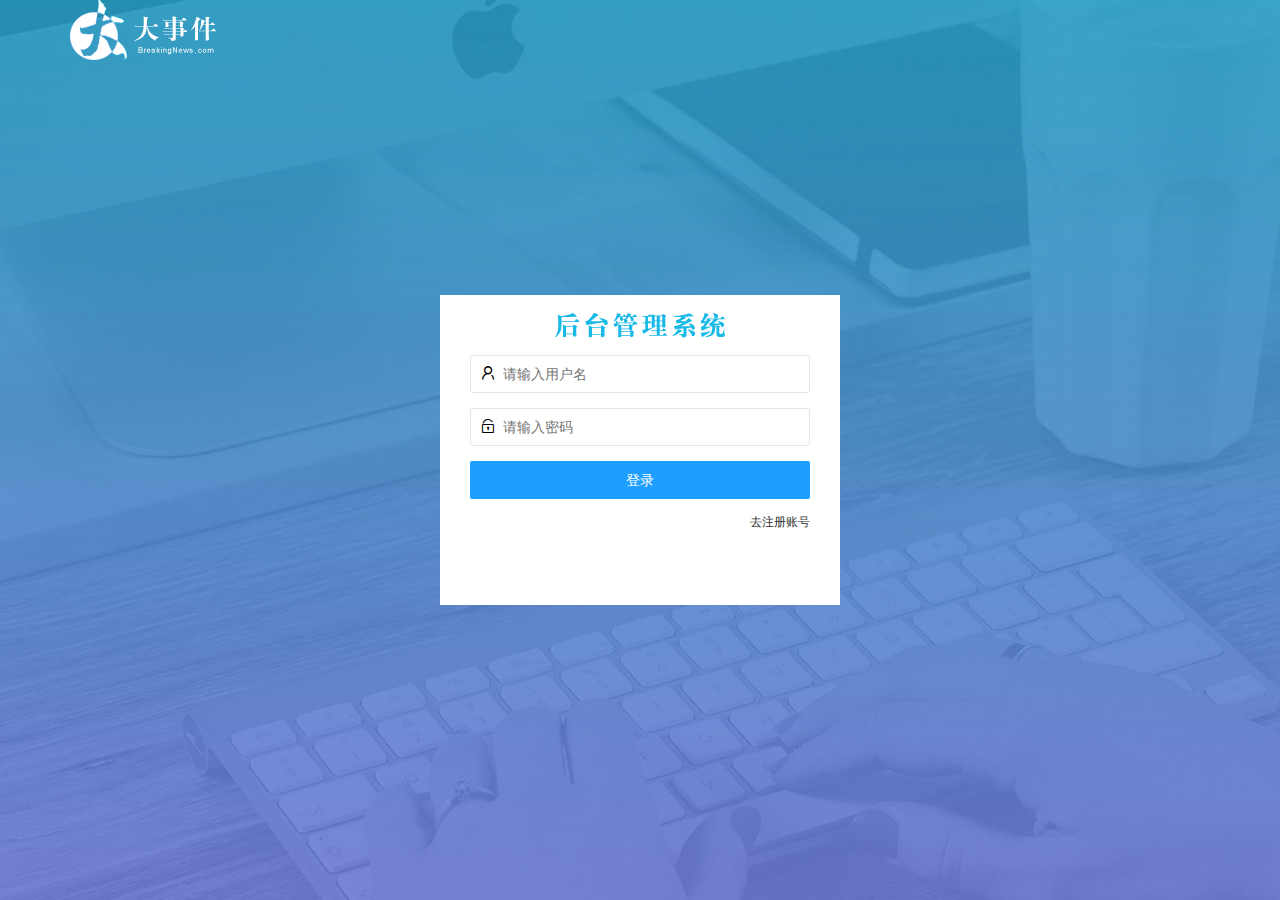
<file: login.html>
<!DOCTYPE html>
<html lang="en">

<head>
    <meta charset="UTF-8">
    <meta http-equiv="X-UA-Compatible" content="IE=edge">
    <meta name="viewport" content="width=device-width, initial-scale=1.0">
    <title>登录注册页</title>
    <!-- 导入layui样式 -->
    <link rel="stylesheet" href="./assets/lib/layui/css/layui.css">
    <link rel="stylesheet" href="./assets/css/login.css">
</head>

<body>
    <!-- 头部的login区域 -->
    <div class="layui-main">
        <img src="./assets/images/logo.png" alt="">
    </div>
    <!-- 登录注册区域 -->
    <div class="loginAndRegBox">
        <div class="title-box"></div>
        <!-- 登录的div -->
        <div class="login-box">
            <!-- 登录的表单 -->
            <form class="layui-form" action="" id="login_form">
                <!-- 用户名 -->
                <div class="layui-form-item">
                    <i class="layui-icon layui-icon-username"></i>
                    <input type="text" name="username" required lay-verify="required" placeholder="请输入用户名"
                        autocomplete="off" class="layui-input" />
                </div>
                <!-- 密码 -->
                <div class="layui-form-item">
                    <i class="layui-icon layui-icon-password"></i>
                    <input type="password" name="password" required lay-verify="required|pwd" placeholder="请输入密码"
                        autocomplete="off" class="layui-input" />
                </div>
                <!-- 登录按钮 -->
                <div class="layui-form-item">
                    <!-- 注意：表单提交按钮和普通按钮的区别，就是 lay-submit 属性 -->
                    <button class="layui-btn layui-btn-fluid layui-btn-normal" lay-submit>登录</button>
                </div>
                <div class="layui-form-item links">
                    <a href="javascript:;" id="link_reg">去注册账号</a>
                </div>
            </form>
        </div>
        <!-- 注册的div -->
        <div class="reg-box">
            <!-- 注册的表单 -->
                <form class="layui-form" action="" id="reg_form">
                    <!-- 用户名 -->
                    <div class="layui-form-item">
                        <i class="layui-icon layui-icon-username"></i>
                        <input type="text" name="username" required lay-verify="required" placeholder="请输入用户名" autocomplete="off"
                            class="layui-input" />
                    </div>
                    <!-- 密码 -->
                    <div class="layui-form-item">
                        <i class="layui-icon layui-icon-password"></i>
                        <input type="password" name="password" required lay-verify="required|pwd" placeholder="请输入密码" autocomplete="off"
                            class="layui-input" />
                    </div>
                    <!-- 再次确认密码 -->
                    <div class="layui-form-item">
                        <i class="layui-icon layui-icon-password"></i>
                        <input type="password" name="password" required lay-verify="required|pwd|repwd" placeholder="再次确认密码" autocomplete="off"
                            class="layui-input" />
                    </div>
                    <!-- 注册按钮 -->
                    <div class="layui-form-item">
                        <!-- 注意：表单提交按钮和普通按钮的区别，就是 lay-submit 属性 -->
                        <button class="layui-btn layui-btn-fluid layui-btn-normal" lay-submit>注册</button>
                    </div>
                    <div class="layui-form-item links">
                        <a href="javascript:;" id="link_login">去登录</a>
                    </div>
                </form>
           
        </div>
    </div>
    <!-- 导入layui的js文件 -->
    <script src="./assets/lib/layui/layui.all.js"></script>
    <script src="./assets/lib/jquery.js"></script>
    <!-- 导入自己封装的，用于请求地址拼接的baseAPI.js -->
    <script src="./assets/js/baseAPI.js"></script>
    <!-- 导入自己的 -->
    <script src="./assets/js/login.js"></script>
</body>

</html>
</file>
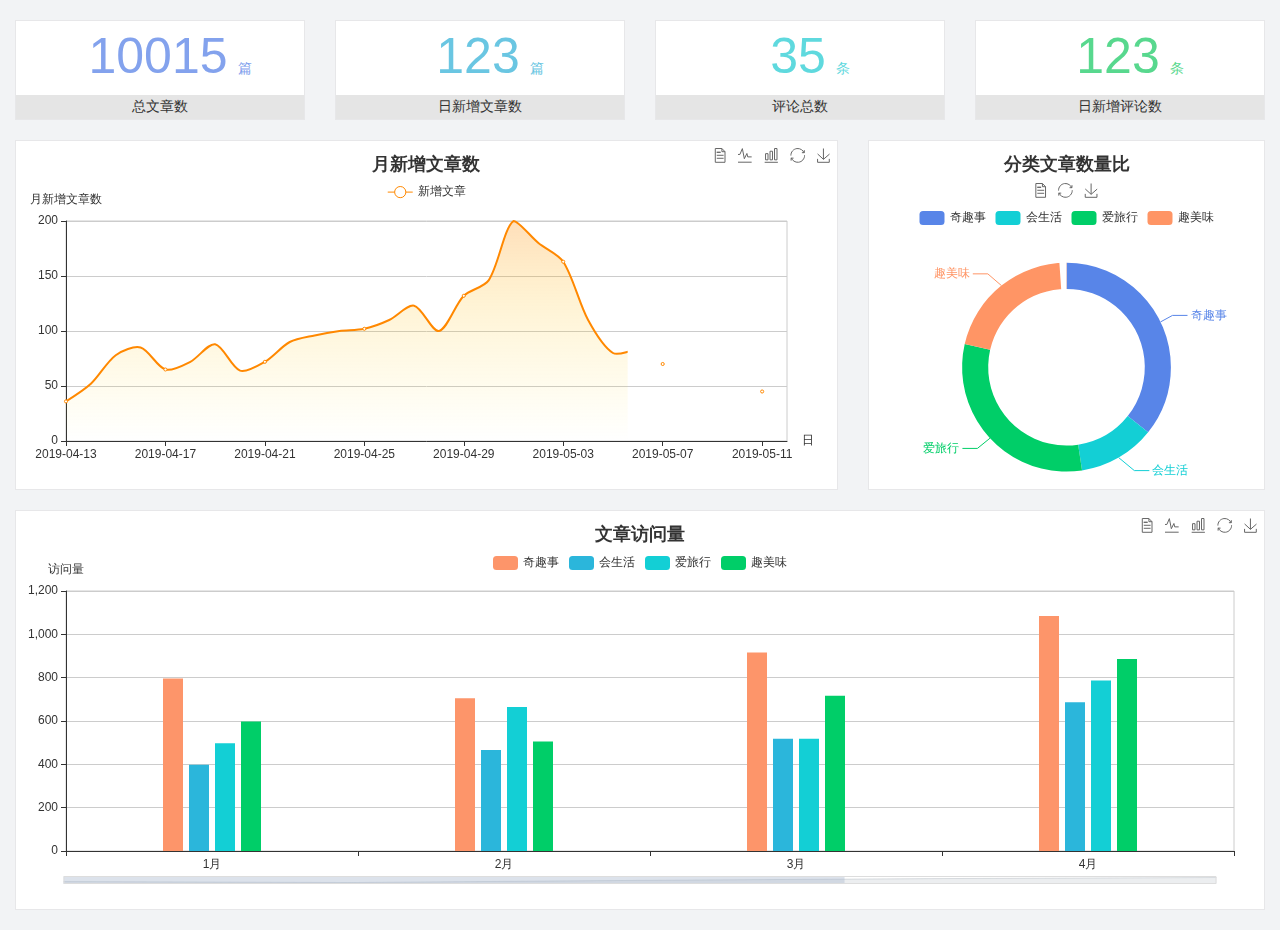
<file: home/dashboard.html>
<!DOCTYPE html>
<html lang="en">

<head>
  <meta charset="UTF-8">
  <meta name="viewport" content="width=device-width, initial-scale=1.0">
  <meta http-equiv="X-UA-Compatible" content="ie=edge">
  <title>图表统计</title>
  <link rel="stylesheet" href="../../assets/lib/bootstrap.css" />
  <link rel="stylesheet" href="../../assets/lib/main.css" />
  <script src="../../assets/lib/jquery.js"></script>
  <script type="text/javascript" src="../../assets/lib/echarts.min.js"></script>
</head>

<body>
  <div class="container-fluid">
    <div class="row spannel_list">
      <div class="col-sm-3 col-xs-6">
        <div class="spannel">
          <em>10015</em><span>篇</span>
          <b>总文章数</b>
        </div>
      </div>
      <div class="col-sm-3 col-xs-6">
        <div class="spannel scolor01">
          <em>123</em><span>篇</span>
          <b>日新增文章数</b>
        </div>
      </div>
      <div class="col-sm-3 col-xs-6">
        <div class="spannel scolor02">
          <em>35</em><span>条</span>
          <b>评论总数</b>
        </div>
      </div>
      <div class="col-sm-3 col-xs-6">
        <div class="spannel scolor03">
          <em>123</em><span>条</span>
          <b>日新增评论数</b>
        </div>
      </div>
    </div>
  </div>

  <div class="container-fluid">
    <div class="row curve-pie">
      <div class="col-lg-8 col-md-8">
        <div class="gragh_pannel" id="curve_show"></div>
      </div>
      <div class="col-lg-4 col-md-4">
        <div class="gragh_pannel" id="pie_show"></div>
      </div>
    </div>
  </div>

  <div class="container-fluid">
    <div class="column_pannel" id="column_show"></div>
  </div>

  <script>
    var oChart = echarts.init(document.getElementById('curve_show'));
    var aList_all = [
      { 'count': 36, 'date': '2019-04-13' },
      { 'count': 52, 'date': '2019-04-14' },
      { 'count': 78, 'date': '2019-04-15' },
      { 'count': 85, 'date': '2019-04-16' },
      { 'count': 65, 'date': '2019-04-17' },
      { 'count': 72, 'date': '2019-04-18' },
      { 'count': 88, 'date': '2019-04-19' },
      { 'count': 64, 'date': '2019-04-20' },
      { 'count': 72, 'date': '2019-04-21' },
      { 'count': 90, 'date': '2019-04-22' },
      { 'count': 96, 'date': '2019-04-23' },
      { 'count': 100, 'date': '2019-04-24' },
      { 'count': 102, 'date': '2019-04-25' },
      { 'count': 110, 'date': '2019-04-26' },
      { 'count': 123, 'date': '2019-04-27' },
      { 'count': 100, 'date': '2019-04-28' },
      { 'count': 132, 'date': '2019-04-29' },
      { 'count': 146, 'date': '2019-04-30' },
      { 'count': 200, 'date': '2019-05-01' },
      { 'count': 180, 'date': '2019-05-02' },
      { 'count': 163, 'date': '2019-05-03' },
      { 'count': 110, 'date': '2019-05-04' },
      { 'count': 80, 'date': '2019-05-05' },
      { 'count': 82, 'date': '2019-05-06' },
      { 'count': 70, 'date': '2019-05-07' },
      { 'count': 65, 'date': '2019-05-08' },
      { 'count': 54, 'date': '2019-05-09' },
      { 'count': 40, 'date': '2019-05-10' },
      { 'count': 45, 'date': '2019-05-11' },
      { 'count': 38, 'date': '2019-05-12' },
    ];

    let aCount = [];
    let aDate = [];

    for (var i = 0; i < aList_all.length; i++) {
      aCount.push(aList_all[i].count);
      aDate.push(aList_all[i].date);
    }

    var chartopt = {
      title: {
        text: '月新增文章数',
        left: 'center',
        top: '10'
      },
      tooltip: {
        trigger: 'axis'
      },
      legend: {
        data: ['新增文章'],
        top: '40'
      },
      toolbox: {
        show: true,
        feature: {
          mark: { show: true },
          dataView: { show: true, readOnly: false },
          magicType: { show: true, type: ['line', 'bar'] },
          restore: { show: true },
          saveAsImage: { show: true }
        }
      },
      calculable: true,
      xAxis: [
        {
          name: '日',
          type: 'category',
          boundaryGap: false,
          data: aDate
        }
      ],
      yAxis: [
        {
          name: '月新增文章数',
          type: 'value'
        }
      ],
      series: [
        {
          name: '新增文章',
          type: 'line',
          smooth: true,
          itemStyle: { normal: { areaStyle: { type: 'default' }, color: '#f80' }, lineStyle: { color: '#f80' } },
          data: aCount
        }],
      areaStyle: {
        normal: {
          color: new echarts.graphic.LinearGradient(0, 0, 0, 1, [{
            offset: 0,
            color: 'rgba(255,136,0,0.39)'
          }, {
            offset: .34,
            color: 'rgba(255,180,0,0.25)'
          }, {
            offset: 1,
            color: 'rgba(255,222,0,0.00)'
          }])

        }
      },
      grid: {
        show: true,
        x: 50,
        x2: 50,
        y: 80,
        height: 220
      }
    };

    oChart.setOption(chartopt);


    var oPie = echarts.init(document.getElementById('pie_show'));
    var oPieopt =
    {
      title: {
        top: 10,
        text: '分类文章数量比',
        x: 'center'
      },
      tooltip: {
        trigger: 'item',
        formatter: "{a} <br/>{b} : {c} ({d}%)"
      },
      color: ['#5885e8', '#13cfd5', '#00ce68', '#ff9565'],
      legend: {
        x: 'center',
        top: 65,
        data: ['奇趣事', '会生活', '爱旅行', '趣美味']
      },
      toolbox: {
        show: true,
        x: 'center',
        top: 35,
        feature: {
          mark: { show: true },
          dataView: { show: true, readOnly: false },
          magicType: {
            show: true,
            type: ['pie', 'funnel'],
            option: {
              funnel: {
                x: '25%',
                width: '50%',
                funnelAlign: 'left',
                max: 1548
              }
            }
          },
          restore: { show: true },
          saveAsImage: { show: true }
        }
      },
      calculable: true,
      series: [
        {
          name: '访问来源',
          type: 'pie',
          radius: ['45%', '60%'],
          center: ['50%', '65%'],
          data: [
            { value: 300, name: '奇趣事' },
            { value: 100, name: '会生活' },
            { value: 260, name: '爱旅行' },
            { value: 180, name: '趣美味' }
          ]
        }
      ]
    };
    oPie.setOption(oPieopt);



    var oColumn = this.echarts.init(document.getElementById('column_show'));
    var oColumnopt =
    {
      title: {
        text: '文章访问量',
        left: 'center',
        top: '10'
      },
      tooltip: {
        trigger: 'axis'
      },
      legend: {
        data: ['奇趣事', '会生活', '爱旅行', '趣美味'],
        top: '40'
      },
      toolbox: {
        show: true,
        feature: {
          mark: { show: true },
          dataView: { show: true, readOnly: false },
          magicType: { show: true, type: ['line', 'bar'] },
          restore: { show: true },
          saveAsImage: { show: true }
        }
      },
      calculable: true,
      xAxis: [
        {
          type: 'category',
          data: ['1月', '2月', '3月', '4月', '5月']
        }
      ],
      yAxis: [
        {
          name: '访问量',
          type: 'value'
        }
      ],
      series: [
        {
          name: '奇趣事',
          type: 'bar',
          barWidth: 20,
          itemStyle: {
            normal: { areaStyle: { type: 'default' }, color: '#fd956a' }
          },
          data: [800, 708, 920, 1090, 1200]
        },
        {
          name: '会生活',
          type: 'bar',
          barWidth: 20,
          itemStyle: {
            normal: { areaStyle: { type: 'default' }, color: '#2bb6db' }
          },
          data: [400, 468, 520, 690, 800]
        },
        {
          name: '爱旅行',
          type: 'bar',
          barWidth: 20,
          itemStyle: {
            normal: { areaStyle: { type: 'default' }, color: '#13cfd5' }
          },
          data: [500, 668, 520, 790, 900]
        },
        {
          name: '趣美味',
          type: 'bar',
          barWidth: 20,
          itemStyle: {
            normal: { areaStyle: { type: 'default' }, color: '#00ce68' }
          },
          data: [600, 508, 720, 890, 1000]
        }
      ],
      grid: {
        show: true,
        x: 50,
        x2: 30,
        y: 80,
        height: 260
      },
      dataZoom: [//给x轴设置滚动条
        {
          start: 0,//默认为0
          end: 100 - 1000 / 31,//默认为100
          type: 'slider',
          show: true,
          xAxisIndex: [0],
          handleSize: 0,//滑动条的 左右2个滑动条的大小
          height: 8,//组件高度
          left: 45, //左边的距离
          right: 50,//右边的距离
          bottom: 26,//右边的距离
          handleColor: '#ddd',//h滑动图标的颜色
          handleStyle: {
            borderColor: "#cacaca",
            borderWidth: "1",
            shadowBlur: 2,
            background: "#ddd",
            shadowColor: "#ddd",
          }
        }]
    };
    oColumn.setOption(oColumnopt);
  </script>
</body>

</html>
</file>
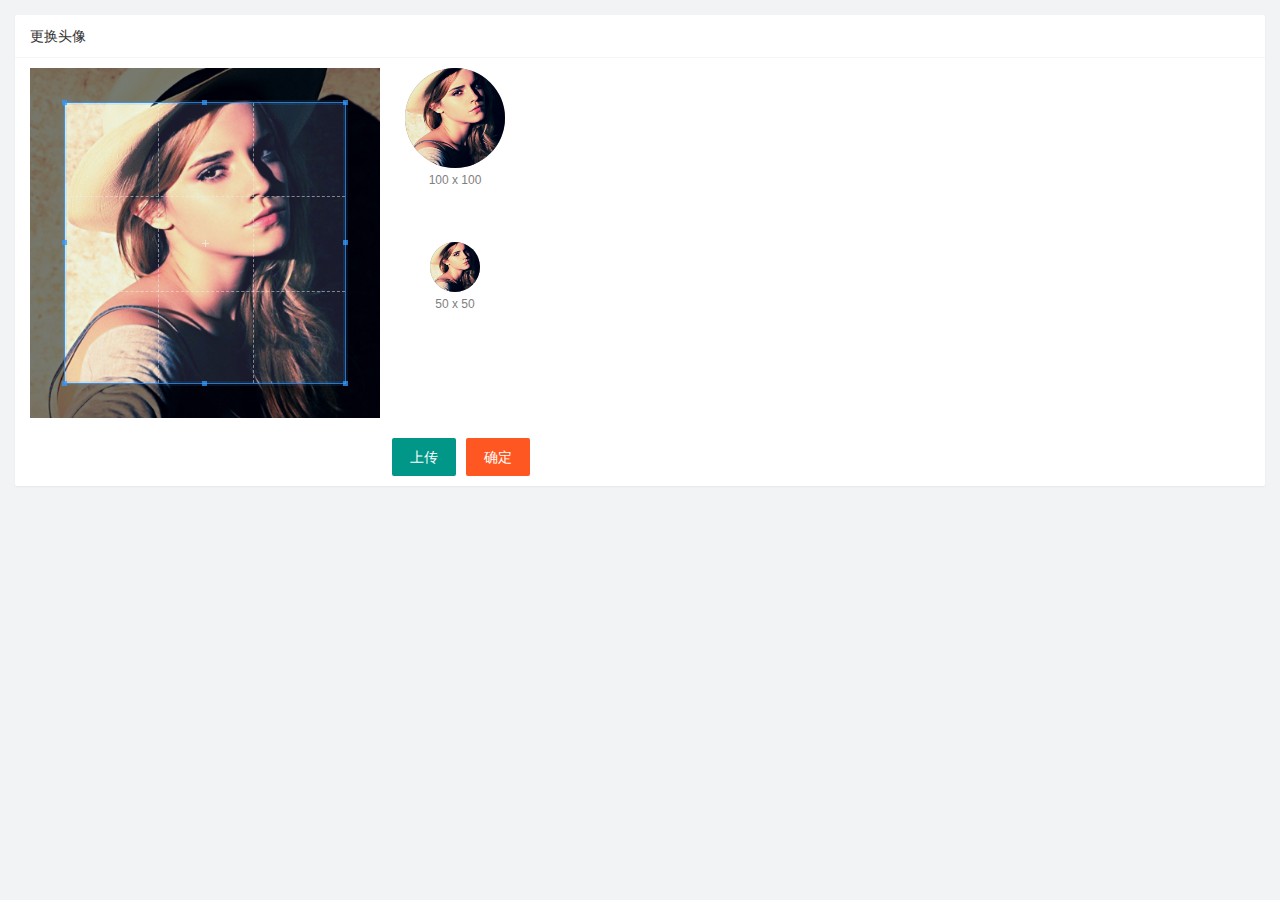
<file: user/user_avatar.html>
<!DOCTYPE html>
<html lang="en">

<head>
    <meta charset="UTF-8">
    <meta http-equiv="X-UA-Compatible" content="IE=edge">
    <meta name="viewport" content="width=device-width, initial-scale=1.0">
    <title>Document</title>
    <link rel="stylesheet" href="/assets/lib/cropper/cropper.css" />
    <link rel="stylesheet" href="../assets/lib/layui/css/layui.css" />
    <link rel="stylesheet" href="../assets/css/user/user_avatar.css" />
</head>

<body>
    <div class="layui-card">
        <div class="layui-card-header">更换头像</div>
        <div class="layui-card-body">
            <!-- 第一行的图片裁剪和预览区域 -->
            <div class="row1">
                <!-- 图片裁剪区域 -->
                <div class="cropper-box">
                    <!-- 这个 img 标签很重要，将来会把它初始化为裁剪区域 -->
                    <img id="image" src="/assets/images/sample.jpg" />
                </div>
                <!-- 图片的预览区域 -->
                <div class="preview-box">
                    <div>
                        <!-- 宽高为 100px 的预览区域 -->
                        <div class="img-preview w100"></div>
                        <p class="size">100 x 100</p>
                    </div>
                    <div>
                        <!-- 宽高为 50px 的预览区域 -->
                        <div class="img-preview w50"></div>
                        <p class="size">50 x 50</p>
                    </div>
                </div>
            </div>

            <!-- 第二行的按钮区域 -->
            <div class="row2">
                <!-- 创建一个文件选择框，只是把它隐藏，通过给长传按钮绑定点击事件来模拟点击文件选择框 -->
                <!-- 可以通过accept属性，可以指定，允许用户选择什么类型的文件-->
                <input type="file" id="file" accept="image/png,image/jpeg">
                <button type="button" class="layui-btn" id="btnChooseImg">上传</button>
                <button type="button" class="layui-btn layui-btn-danger" id="btnUpload">确定</button>
            </div>
        </div>
    </div>
</body>
<script src="../assets/lib/layui/layui.all.js"></script>
<script src="../assets/lib/jquery.js"></script>
<script src="/assets/lib/cropper/Cropper.js"></script>
<script src="/assets/lib/cropper/jquery-cropper.js"></script>
<script src="../assets/js/baseAPI.js"></script>
<script src="../assets/js/user/user_avatar.js"></script>

</html>
</file>
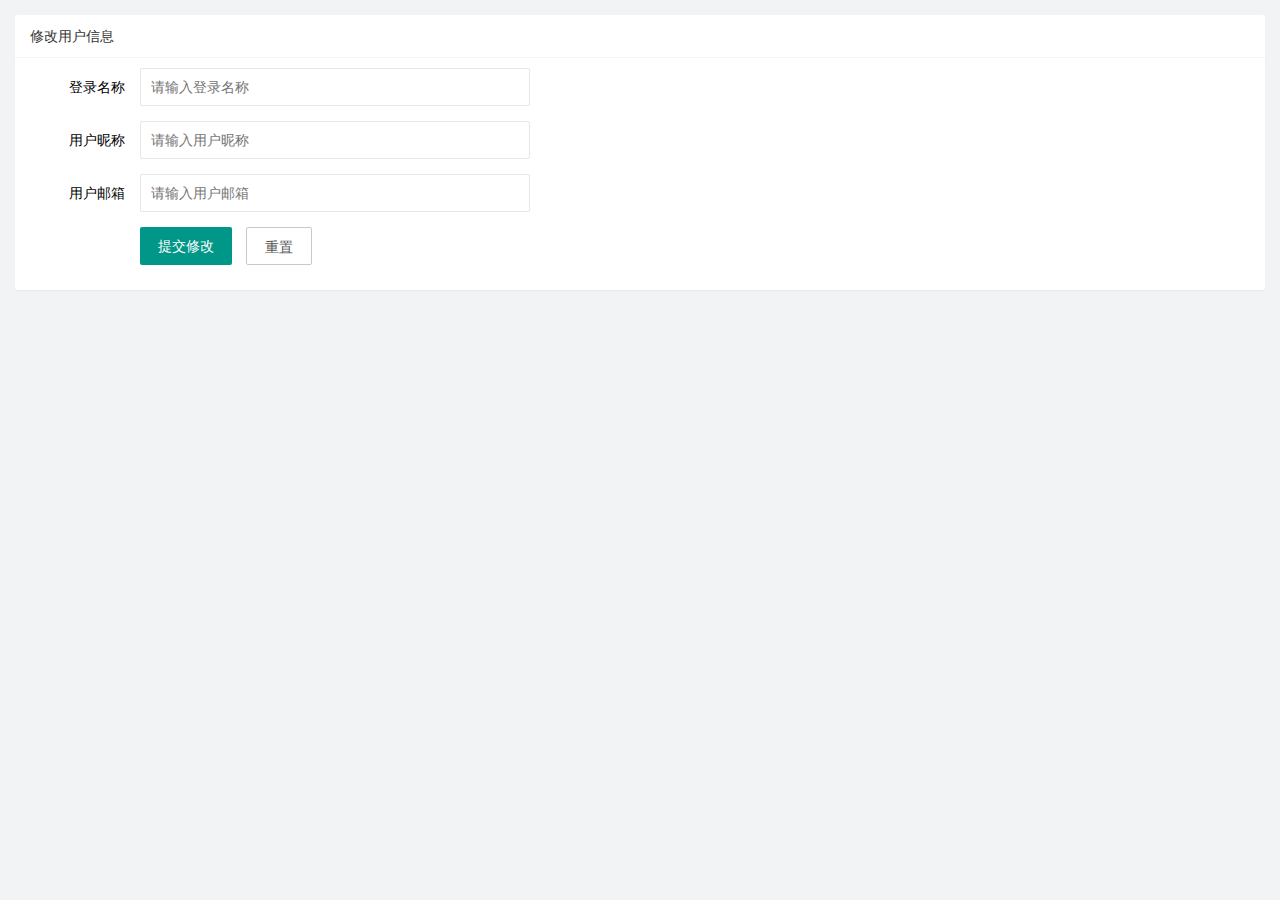
<file: user/user_info.html>
<!DOCTYPE html>
<html lang="en">

<head>
    <meta charset="UTF-8">
    <meta http-equiv="X-UA-Compatible" content="IE=edge">
    <meta name="viewport" content="width=device-width, initial-scale=1.0">
    <title>基本资料页</title>
    <!-- 导入layui的样式表 -->
    <link rel="stylesheet" href="../assets/lib/layui/css/layui.css">
    <!-- 导入自己的样式表 -->
    <link rel="stylesheet" href="../assets/css/user/user_info.css" />
</head>

<body>
    <!-- 卡片面板 -->
    <div class="layui-card">
        <div class="layui-card-header">修改用户信息</div>
        <div class="layui-card-body">
            <!-- form 表单区域 -->
            <form class="layui-form" lay-filter="formUserInfo">
                <!-- 这是隐藏域在页面中不见，只是用来获取用户id，从而在修改的时候能获取需要修改用户的id -->
                <input type="hidden" name="id">
                <div class="layui-form-item">
                    <label class="layui-form-label">登录名称</label>
                    <div class="layui-input-block">
                        <!-- readonly属性表示该输入框只读 不可以修改 -->
                        <input type="text" name="username" required lay-verify="required" placeholder="请输入登录名称"
                            autocomplete="off" class="layui-input" readonly>
                    </div>
                </div>
                <div class="layui-form-item">
                    <label class="layui-form-label">用户昵称</label>
                    <div class="layui-input-block">
                        <!-- 记得把input的name属性值改来和接口文档里数据名称一致 -->
                        <input type="text" name="nickname" required lay-verify="required|nickname" placeholder="请输入用户昵称" autocomplete="off"
                            class="layui-input">
                    </div>
                </div>
                <div class="layui-form-item">
                    <label class="layui-form-label">用户邮箱</label>
                    <div class="layui-input-block">
                        <input type="text" name="email" required lay-verify="required|email" placeholder="请输入用户邮箱" autocomplete="off"
                            class="layui-input">
                    </div>
                </div>
                <div class="layui-form-item">
                    <div class="layui-input-block">
                        <button class="layui-btn" lay-submit lay-filter="formDemo">提交修改</button>
                        <button type="reset" class="layui-btn layui-btn-primary" id="btnReset">重置</button>
                    </div>
                </div>
            </form>
        </div>
    </div>
</body>
<!-- 导入layui的js文件 -->
<script src="../assets/lib/layui/layui.all.js"> </script>
<!-- 导入jquery -->
<script src="../assets/lib/jquery.js"></script>
<!-- 导入baseAPI -->
<script src="../assets/js/baseAPI.js"></script>
<!-- 导入自己的js文件 -->
<script src="../assets/js/user/user_info.js"></script>
</html>
</file>
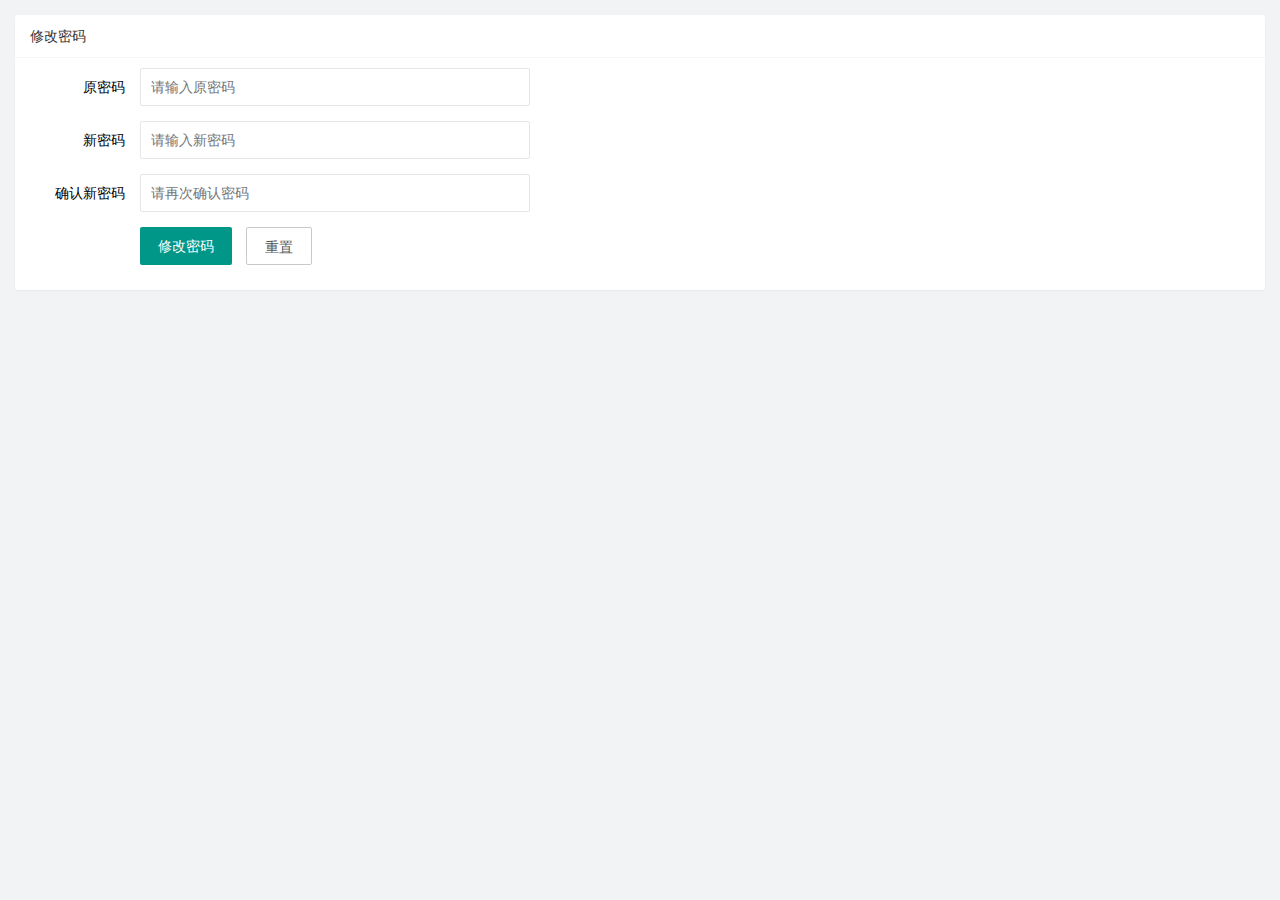
<file: user/user_pwd.html>
<!DOCTYPE html>
<html lang="en">
<head>
    <meta charset="UTF-8">
    <meta http-equiv="X-UA-Compatible" content="IE=edge">
    <meta name="viewport" content="width=device-width, initial-scale=1.0">
    <title>修改密码页</title>
    <link rel="stylesheet" href="../assets/lib/layui/css/layui.css"/>
    <link rel="stylesheet" href="../assets/css/user/user_pwd.css"/>
</head>
<body>
    <div class="layui-card">
        <div class="layui-card-header">修改密码</div>
        <div class="layui-card-body">
        <form class="layui-form">
            <div class="layui-form-item">
                <label class="layui-form-label">原密码</label>
                <div class="layui-input-block">
                    <input type="password" name="oldPwd" required lay-verify="required|pwd" placeholder="请输入原密码" autocomplete="off"
                        class="layui-input">
                </div>
            </div>
            <div class="layui-form-item">
                <label class="layui-form-label">新密码</label>
                <div class="layui-input-block">
                    <input type="password" name="newPwd" required lay-verify="required|pwd|newPwd" placeholder="请输入新密码" autocomplete="off"
                        class="layui-input">
                </div>
            </div>
            <div class="layui-form-item">
                <label class="layui-form-label">确认新密码</label>
                <div class="layui-input-block">
                    <input type="password" name="rePwd" required lay-verify="required|pwd|rePwd" placeholder="请再次确认密码" autocomplete="off"
                        class="layui-input">
                </div>
            </div>
            <div class="layui-form-item">
                <div class="layui-input-block">
                    <button class="layui-btn" lay-submit lay-filter="formDemo">修改密码</button>
                    <button type="reset" class="layui-btn layui-btn-primary">重置</button>
                </div>
            </div>
        </form>
        </div>
    </div>
    <!-- 导入layui.js -->
    <script src="../assets/lib/layui/layui.all.js"></script>
    <!-- 导入jquery -->
    <script src="../assets/lib/jquery.js"></script>
    <!-- 导入baseAPI -->
    <script src="../assets/js/baseAPI.js"></script>
    <!-- 导入自己的js文件 -->
    <script src="../assets/js/user/user_pwd.js"></script>
</body>
</html>
</file>
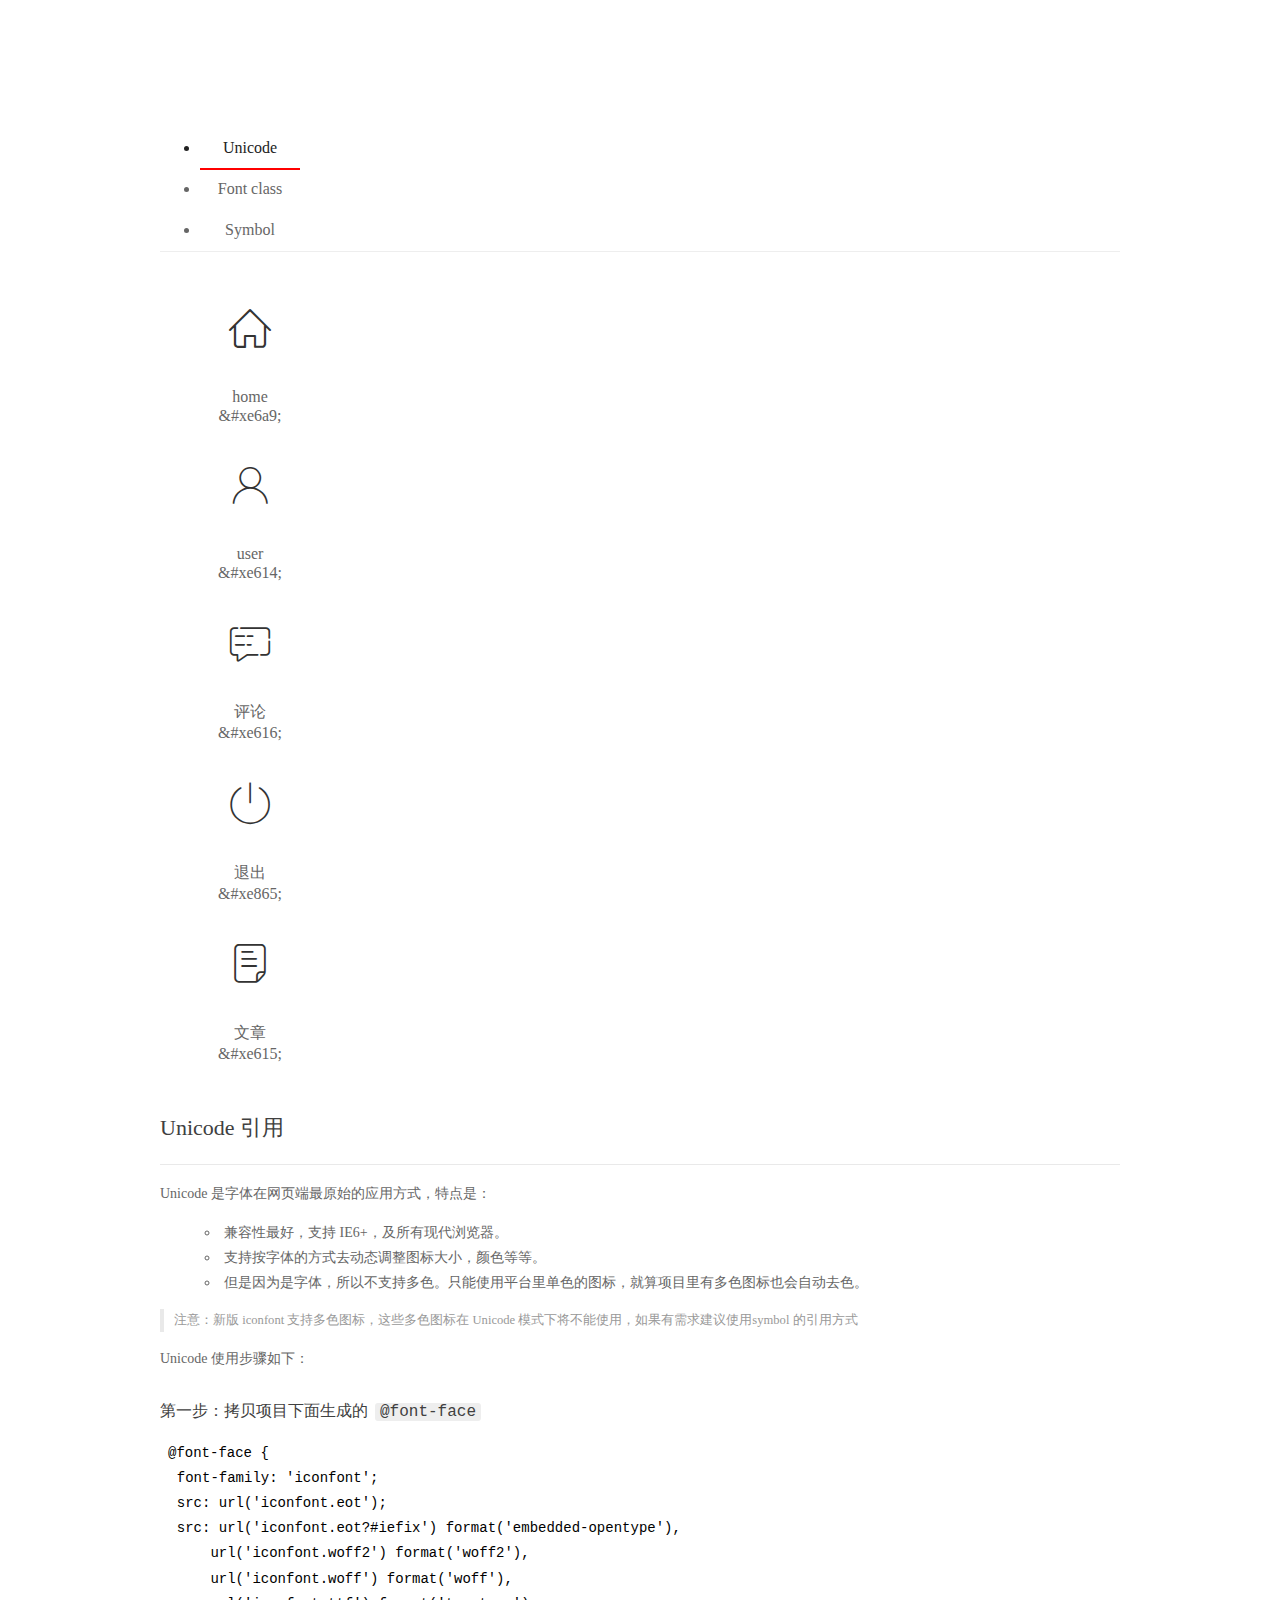
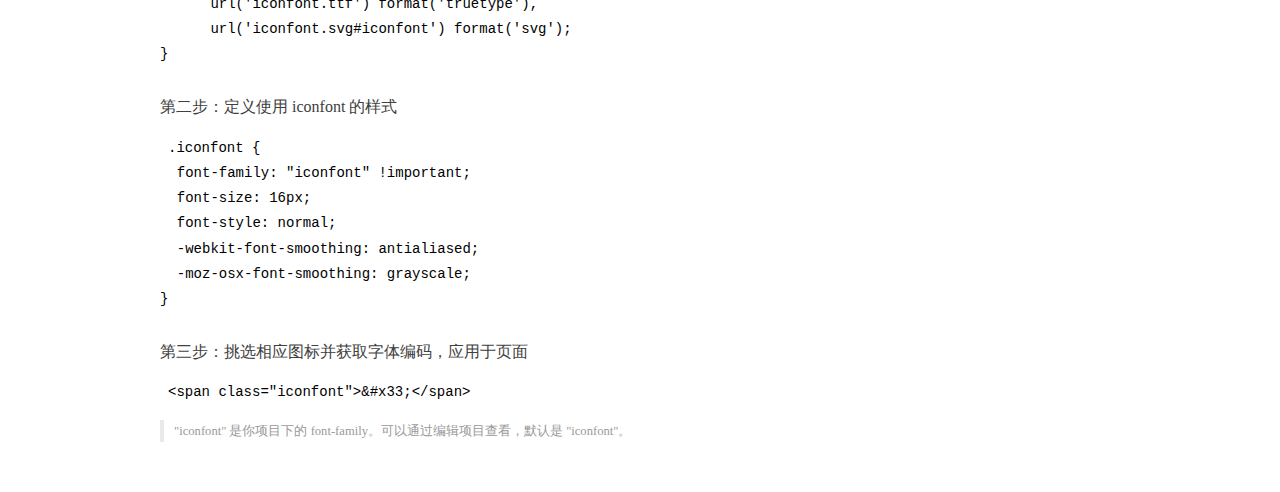
<file: assets/fonts/demo_index.html>
<!DOCTYPE html>
<html>
<head>
  <meta charset="utf-8"/>
  <title>IconFont Demo</title>
  <link rel="shortcut icon" href="https://gtms04.alicdn.com/tps/i4/TB1_oz6GVXXXXaFXpXXJDFnIXXX-64-64.ico" type="image/x-icon"/>
  <link rel="stylesheet" href="https://g.alicdn.com/thx/cube/1.3.2/cube.min.css">
  <link rel="stylesheet" href="demo.css">
  <link rel="stylesheet" href="iconfont.css">
  <script src="iconfont.js"></script>
  <!-- jQuery -->
  <script src="https://a1.alicdn.com/oss/uploads/2018/12/26/7bfddb60-08e8-11e9-9b04-53e73bb6408b.js"></script>
  <!-- 代码高亮 -->
  <script src="https://a1.alicdn.com/oss/uploads/2018/12/26/a3f714d0-08e6-11e9-8a15-ebf944d7534c.js"></script>
</head>
<body>
  <div class="main">
    <h1 class="logo"><a href="https://www.iconfont.cn/" title="iconfont 首页" target="_blank">&#xe86b;</a></h1>
    <div class="nav-tabs">
      <ul id="tabs" class="dib-box">
        <li class="dib active"><span>Unicode</span></li>
        <li class="dib"><span>Font class</span></li>
        <li class="dib"><span>Symbol</span></li>
      </ul>
      
    </div>
    <div class="tab-container">
      <div class="content unicode" style="display: block;">
          <ul class="icon_lists dib-box">
          
            <li class="dib">
              <span class="icon iconfont">&#xe6a9;</span>
                <div class="name">home</div>
                <div class="code-name">&amp;#xe6a9;</div>
              </li>
          
            <li class="dib">
              <span class="icon iconfont">&#xe614;</span>
                <div class="name">user</div>
                <div class="code-name">&amp;#xe614;</div>
              </li>
          
            <li class="dib">
              <span class="icon iconfont">&#xe616;</span>
                <div class="name">评论</div>
                <div class="code-name">&amp;#xe616;</div>
              </li>
          
            <li class="dib">
              <span class="icon iconfont">&#xe865;</span>
                <div class="name">退出</div>
                <div class="code-name">&amp;#xe865;</div>
              </li>
          
            <li class="dib">
              <span class="icon iconfont">&#xe615;</span>
                <div class="name">文章</div>
                <div class="code-name">&amp;#xe615;</div>
              </li>
          
          </ul>
          <div class="article markdown">
          <h2 id="unicode-">Unicode 引用</h2>
          <hr>

          <p>Unicode 是字体在网页端最原始的应用方式，特点是：</p>
          <ul>
            <li>兼容性最好，支持 IE6+，及所有现代浏览器。</li>
            <li>支持按字体的方式去动态调整图标大小，颜色等等。</li>
            <li>但是因为是字体，所以不支持多色。只能使用平台里单色的图标，就算项目里有多色图标也会自动去色。</li>
          </ul>
          <blockquote>
            <p>注意：新版 iconfont 支持多色图标，这些多色图标在 Unicode 模式下将不能使用，如果有需求建议使用symbol 的引用方式</p>
          </blockquote>
          <p>Unicode 使用步骤如下：</p>
          <h3 id="-font-face">第一步：拷贝项目下面生成的 <code>@font-face</code></h3>
<pre><code class="language-css"
>@font-face {
  font-family: 'iconfont';
  src: url('iconfont.eot');
  src: url('iconfont.eot?#iefix') format('embedded-opentype'),
      url('iconfont.woff2') format('woff2'),
      url('iconfont.woff') format('woff'),
      url('iconfont.ttf') format('truetype'),
      url('iconfont.svg#iconfont') format('svg');
}
</code></pre>
          <h3 id="-iconfont-">第二步：定义使用 iconfont 的样式</h3>
<pre><code class="language-css"
>.iconfont {
  font-family: "iconfont" !important;
  font-size: 16px;
  font-style: normal;
  -webkit-font-smoothing: antialiased;
  -moz-osx-font-smoothing: grayscale;
}
</code></pre>
          <h3 id="-">第三步：挑选相应图标并获取字体编码，应用于页面</h3>
<pre>
<code class="language-html"
>&lt;span class="iconfont"&gt;&amp;#x33;&lt;/span&gt;
</code></pre>
          <blockquote>
            <p>"iconfont" 是你项目下的 font-family。可以通过编辑项目查看，默认是 "iconfont"。</p>
          </blockquote>
          </div>
      </div>
      <div class="content font-class">
        <ul class="icon_lists dib-box">
          
          <li class="dib">
            <span class="icon iconfont icon-home"></span>
            <div class="name">
              home
            </div>
            <div class="code-name">.icon-home
            </div>
          </li>
          
          <li class="dib">
            <span class="icon iconfont icon-user"></span>
            <div class="name">
              user
            </div>
            <div class="code-name">.icon-user
            </div>
          </li>
          
          <li class="dib">
            <span class="icon iconfont icon-pinglun"></span>
            <div class="name">
              评论
            </div>
            <div class="code-name">.icon-pinglun
            </div>
          </li>
          
          <li class="dib">
            <span class="icon iconfont icon-tuichu"></span>
            <div class="name">
              退出
            </div>
            <div class="code-name">.icon-tuichu
            </div>
          </li>
          
          <li class="dib">
            <span class="icon iconfont icon-16"></span>
            <div class="name">
              文章
            </div>
            <div class="code-name">.icon-16
            </div>
          </li>
          
        </ul>
        <div class="article markdown">
        <h2 id="font-class-">font-class 引用</h2>
        <hr>

        <p>font-class 是 Unicode 使用方式的一种变种，主要是解决 Unicode 书写不直观，语意不明确的问题。</p>
        <p>与 Unicode 使用方式相比，具有如下特点：</p>
        <ul>
          <li>兼容性良好，支持 IE8+，及所有现代浏览器。</li>
          <li>相比于 Unicode 语意明确，书写更直观。可以很容易分辨这个 icon 是什么。</li>
          <li>因为使用 class 来定义图标，所以当要替换图标时，只需要修改 class 里面的 Unicode 引用。</li>
          <li>不过因为本质上还是使用的字体，所以多色图标还是不支持的。</li>
        </ul>
        <p>使用步骤如下：</p>
        <h3 id="-fontclass-">第一步：引入项目下面生成的 fontclass 代码：</h3>
<pre><code class="language-html">&lt;link rel="stylesheet" href="./iconfont.css"&gt;
</code></pre>
        <h3 id="-">第二步：挑选相应图标并获取类名，应用于页面：</h3>
<pre><code class="language-html">&lt;span class="iconfont icon-xxx"&gt;&lt;/span&gt;
</code></pre>
        <blockquote>
          <p>"
            iconfont" 是你项目下的 font-family。可以通过编辑项目查看，默认是 "iconfont"。</p>
        </blockquote>
      </div>
      </div>
      <div class="content symbol">
          <ul class="icon_lists dib-box">
          
            <li class="dib">
                <svg class="icon svg-icon" aria-hidden="true">
                  <use xlink:href="#icon-home"></use>
                </svg>
                <div class="name">home</div>
                <div class="code-name">#icon-home</div>
            </li>
          
            <li class="dib">
                <svg class="icon svg-icon" aria-hidden="true">
                  <use xlink:href="#icon-user"></use>
                </svg>
                <div class="name">user</div>
                <div class="code-name">#icon-user</div>
            </li>
          
            <li class="dib">
                <svg class="icon svg-icon" aria-hidden="true">
                  <use xlink:href="#icon-pinglun"></use>
                </svg>
                <div class="name">评论</div>
                <div class="code-name">#icon-pinglun</div>
            </li>
          
            <li class="dib">
                <svg class="icon svg-icon" aria-hidden="true">
                  <use xlink:href="#icon-tuichu"></use>
                </svg>
                <div class="name">退出</div>
                <div class="code-name">#icon-tuichu</div>
            </li>
          
            <li class="dib">
                <svg class="icon svg-icon" aria-hidden="true">
                  <use xlink:href="#icon-16"></use>
                </svg>
                <div class="name">文章</div>
                <div class="code-name">#icon-16</div>
            </li>
          
          </ul>
          <div class="article markdown">
          <h2 id="symbol-">Symbol 引用</h2>
          <hr>

          <p>这是一种全新的使用方式，应该说这才是未来的主流，也是平台目前推荐的用法。相关介绍可以参考这篇<a href="">文章</a>
            这种用法其实是做了一个 SVG 的集合，与另外两种相比具有如下特点：</p>
          <ul>
            <li>支持多色图标了，不再受单色限制。</li>
            <li>通过一些技巧，支持像字体那样，通过 <code>font-size</code>, <code>color</code> 来调整样式。</li>
            <li>兼容性较差，支持 IE9+，及现代浏览器。</li>
            <li>浏览器渲染 SVG 的性能一般，还不如 png。</li>
          </ul>
          <p>使用步骤如下：</p>
          <h3 id="-symbol-">第一步：引入项目下面生成的 symbol 代码：</h3>
<pre><code class="language-html">&lt;script src="./iconfont.js"&gt;&lt;/script&gt;
</code></pre>
          <h3 id="-css-">第二步：加入通用 CSS 代码（引入一次就行）：</h3>
<pre><code class="language-html">&lt;style&gt;
.icon {
  width: 1em;
  height: 1em;
  vertical-align: -0.15em;
  fill: currentColor;
  overflow: hidden;
}
&lt;/style&gt;
</code></pre>
          <h3 id="-">第三步：挑选相应图标并获取类名，应用于页面：</h3>
<pre><code class="language-html">&lt;svg class="icon" aria-hidden="true"&gt;
  &lt;use xlink:href="#icon-xxx"&gt;&lt;/use&gt;
&lt;/svg&gt;
</code></pre>
          </div>
      </div>

    </div>
  </div>
  <script>
  $(document).ready(function () {
      $('.tab-container .content:first').show()

      $('#tabs li').click(function (e) {
        var tabContent = $('.tab-container .content')
        var index = $(this).index()

        if ($(this).hasClass('active')) {
          return
        } else {
          $('#tabs li').removeClass('active')
          $(this).addClass('active')

          tabContent.hide().eq(index).fadeIn()
        }
      })
    })
  </script>
</body>
</html>
</file>
<file: assets/lib/layui/css/layui.css>
/** layui-v2.5.5 MIT License By https://www.layui.com */
 .layui-inline,img{display:inline-block;vertical-align:middle}h1,h2,h3,h4,h5,h6{font-weight:400}.layui-edge,.layui-header,.layui-inline,.layui-main{position:relative}.layui-body,.layui-edge,.layui-elip{overflow:hidden}.layui-btn,.layui-edge,.layui-inline,img{vertical-align:middle}.layui-btn,.layui-disabled,.layui-icon,.layui-unselect{-moz-user-select:none;-webkit-user-select:none;-ms-user-select:none}.layui-elip,.layui-form-checkbox span,.layui-form-pane .layui-form-label{text-overflow:ellipsis;white-space:nowrap}.layui-breadcrumb,.layui-tree-btnGroup{visibility:hidden}blockquote,body,button,dd,div,dl,dt,form,h1,h2,h3,h4,h5,h6,input,li,ol,p,pre,td,textarea,th,ul{margin:0;padding:0;-webkit-tap-highlight-color:rgba(0,0,0,0)}a:active,a:hover{outline:0}img{border:none}li{list-style:none}table{border-collapse:collapse;border-spacing:0}h4,h5,h6{font-size:100%}button,input,optgroup,option,select,textarea{font-family:inherit;font-size:inherit;font-style:inherit;font-weight:inherit;outline:0}pre{white-space:pre-wrap;white-space:-moz-pre-wrap;white-space:-pre-wrap;white-space:-o-pre-wrap;word-wrap:break-word}body{line-height:24px;font:14px Helvetica Neue,Helvetica,PingFang SC,Tahoma,Arial,sans-serif}hr{height:1px;margin:10px 0;border:0;clear:both}a{color:#333;text-decoration:none}a:hover{color:#777}a cite{font-style:normal;*cursor:pointer}.layui-border-box,.layui-border-box *{box-sizing:border-box}.layui-box,.layui-box *{box-sizing:content-box}.layui-clear{clear:both;*zoom:1}.layui-clear:after{content:'\20';clear:both;*zoom:1;display:block;height:0}.layui-inline{*display:inline;*zoom:1}.layui-edge{display:inline-block;width:0;height:0;border-width:6px;border-style:dashed;border-color:transparent}.layui-edge-top{top:-4px;border-bottom-color:#999;border-bottom-style:solid}.layui-edge-right{border-left-color:#999;border-left-style:solid}.layui-edge-bottom{top:2px;border-top-color:#999;border-top-style:solid}.layui-edge-left{border-right-color:#999;border-right-style:solid}.layui-disabled,.layui-disabled:hover{color:#d2d2d2!important;cursor:not-allowed!important}.layui-circle{border-radius:100%}.layui-show{display:block!important}.layui-hide{display:none!important}@font-face{font-family:layui-icon;src:url(../font/iconfont.eot?v=250);src:url(../font/iconfont.eot?v=250#iefix) format('embedded-opentype'),url(../font/iconfont.woff2?v=250) format('woff2'),url(../font/iconfont.woff?v=250) format('woff'),url(../font/iconfont.ttf?v=250) format('truetype'),url(../font/iconfont.svg?v=250#layui-icon) format('svg')}.layui-icon{font-family:layui-icon!important;font-size:16px;font-style:normal;-webkit-font-smoothing:antialiased;-moz-osx-font-smoothing:grayscale}.layui-icon-reply-fill:before{content:"\e611"}.layui-icon-set-fill:before{content:"\e614"}.layui-icon-menu-fill:before{content:"\e60f"}.layui-icon-search:before{content:"\e615"}.layui-icon-share:before{content:"\e641"}.layui-icon-set-sm:before{content:"\e620"}.layui-icon-engine:before{content:"\e628"}.layui-icon-close:before{content:"\1006"}.layui-icon-close-fill:before{content:"\1007"}.layui-icon-chart-screen:before{content:"\e629"}.layui-icon-star:before{content:"\e600"}.layui-icon-circle-dot:before{content:"\e617"}.layui-icon-chat:before{content:"\e606"}.layui-icon-release:before{content:"\e609"}.layui-icon-list:before{content:"\e60a"}.layui-icon-chart:before{content:"\e62c"}.layui-icon-ok-circle:before{content:"\1005"}.layui-icon-layim-theme:before{content:"\e61b"}.layui-icon-table:before{content:"\e62d"}.layui-icon-right:before{content:"\e602"}.layui-icon-left:before{content:"\e603"}.layui-icon-cart-simple:before{content:"\e698"}.layui-icon-face-cry:before{content:"\e69c"}.layui-icon-face-smile:before{content:"\e6af"}.layui-icon-survey:before{content:"\e6b2"}.layui-icon-tree:before{content:"\e62e"}.layui-icon-upload-circle:before{content:"\e62f"}.layui-icon-add-circle:before{content:"\e61f"}.layui-icon-download-circle:before{content:"\e601"}.layui-icon-templeate-1:before{content:"\e630"}.layui-icon-util:before{content:"\e631"}.layui-icon-face-surprised:before{content:"\e664"}.layui-icon-edit:before{content:"\e642"}.layui-icon-speaker:before{content:"\e645"}.layui-icon-down:before{content:"\e61a"}.layui-icon-file:before{content:"\e621"}.layui-icon-layouts:before{content:"\e632"}.layui-icon-rate-half:before{content:"\e6c9"}.layui-icon-add-circle-fine:before{content:"\e608"}.layui-icon-prev-circle:before{content:"\e633"}.layui-icon-read:before{content:"\e705"}.layui-icon-404:before{content:"\e61c"}.layui-icon-carousel:before{content:"\e634"}.layui-icon-help:before{content:"\e607"}.layui-icon-code-circle:before{content:"\e635"}.layui-icon-water:before{content:"\e636"}.layui-icon-username:before{content:"\e66f"}.layui-icon-find-fill:before{content:"\e670"}.layui-icon-about:before{content:"\e60b"}.layui-icon-location:before{content:"\e715"}.layui-icon-up:before{content:"\e619"}.layui-icon-pause:before{content:"\e651"}.layui-icon-date:before{content:"\e637"}.layui-icon-layim-uploadfile:before{content:"\e61d"}.layui-icon-delete:before{content:"\e640"}.layui-icon-play:before{content:"\e652"}.layui-icon-top:before{content:"\e604"}.layui-icon-friends:before{content:"\e612"}.layui-icon-refresh-3:before{content:"\e9aa"}.layui-icon-ok:before{content:"\e605"}.layui-icon-layer:before{content:"\e638"}.layui-icon-face-smile-fine:before{content:"\e60c"}.layui-icon-dollar:before{content:"\e659"}.layui-icon-group:before{content:"\e613"}.layui-icon-layim-download:before{content:"\e61e"}.layui-icon-picture-fine:before{content:"\e60d"}.layui-icon-link:before{content:"\e64c"}.layui-icon-diamond:before{content:"\e735"}.layui-icon-log:before{content:"\e60e"}.layui-icon-rate-solid:before{content:"\e67a"}.layui-icon-fonts-del:before{content:"\e64f"}.layui-icon-unlink:before{content:"\e64d"}.layui-icon-fonts-clear:before{content:"\e639"}.layui-icon-triangle-r:before{content:"\e623"}.layui-icon-circle:before{content:"\e63f"}.layui-icon-radio:before{content:"\e643"}.layui-icon-align-center:before{content:"\e647"}.layui-icon-align-right:before{content:"\e648"}.layui-icon-align-left:before{content:"\e649"}.layui-icon-loading-1:before{content:"\e63e"}.layui-icon-return:before{content:"\e65c"}.layui-icon-fonts-strong:before{content:"\e62b"}.layui-icon-upload:before{content:"\e67c"}.layui-icon-dialogue:before{content:"\e63a"}.layui-icon-video:before{content:"\e6ed"}.layui-icon-headset:before{content:"\e6fc"}.layui-icon-cellphone-fine:before{content:"\e63b"}.layui-icon-add-1:before{content:"\e654"}.layui-icon-face-smile-b:before{content:"\e650"}.layui-icon-fonts-html:before{content:"\e64b"}.layui-icon-form:before{content:"\e63c"}.layui-icon-cart:before{content:"\e657"}.layui-icon-camera-fill:before{content:"\e65d"}.layui-icon-tabs:before{content:"\e62a"}.layui-icon-fonts-code:before{content:"\e64e"}.layui-icon-fire:before{content:"\e756"}.layui-icon-set:before{content:"\e716"}.layui-icon-fonts-u:before{content:"\e646"}.layui-icon-triangle-d:before{content:"\e625"}.layui-icon-tips:before{content:"\e702"}.layui-icon-picture:before{content:"\e64a"}.layui-icon-more-vertical:before{content:"\e671"}.layui-icon-flag:before{content:"\e66c"}.layui-icon-loading:before{content:"\e63d"}.layui-icon-fonts-i:before{content:"\e644"}.layui-icon-refresh-1:before{content:"\e666"}.layui-icon-rmb:before{content:"\e65e"}.layui-icon-home:before{content:"\e68e"}.layui-icon-user:before{content:"\e770"}.layui-icon-notice:before{content:"\e667"}.layui-icon-login-weibo:before{content:"\e675"}.layui-icon-voice:before{content:"\e688"}.layui-icon-upload-drag:before{content:"\e681"}.layui-icon-login-qq:before{content:"\e676"}.layui-icon-snowflake:before{content:"\e6b1"}.layui-icon-file-b:before{content:"\e655"}.layui-icon-template:before{content:"\e663"}.layui-icon-auz:before{content:"\e672"}.layui-icon-console:before{content:"\e665"}.layui-icon-app:before{content:"\e653"}.layui-icon-prev:before{content:"\e65a"}.layui-icon-website:before{content:"\e7ae"}.layui-icon-next:before{content:"\e65b"}.layui-icon-component:before{content:"\e857"}.layui-icon-more:before{content:"\e65f"}.layui-icon-login-wechat:before{content:"\e677"}.layui-icon-shrink-right:before{content:"\e668"}.layui-icon-spread-left:before{content:"\e66b"}.layui-icon-camera:before{content:"\e660"}.layui-icon-note:before{content:"\e66e"}.layui-icon-refresh:before{content:"\e669"}.layui-icon-female:before{content:"\e661"}.layui-icon-male:before{content:"\e662"}.layui-icon-password:before{content:"\e673"}.layui-icon-senior:before{content:"\e674"}.layui-icon-theme:before{content:"\e66a"}.layui-icon-tread:before{content:"\e6c5"}.layui-icon-praise:before{content:"\e6c6"}.layui-icon-star-fill:before{content:"\e658"}.layui-icon-rate:before{content:"\e67b"}.layui-icon-template-1:before{content:"\e656"}.layui-icon-vercode:before{content:"\e679"}.layui-icon-cellphone:before{content:"\e678"}.layui-icon-screen-full:before{content:"\e622"}.layui-icon-screen-restore:before{content:"\e758"}.layui-icon-cols:before{content:"\e610"}.layui-icon-export:before{content:"\e67d"}.layui-icon-print:before{content:"\e66d"}.layui-icon-slider:before{content:"\e714"}.layui-icon-addition:before{content:"\e624"}.layui-icon-subtraction:before{content:"\e67e"}.layui-icon-service:before{content:"\e626"}.layui-icon-transfer:before{content:"\e691"}.layui-main{width:1140px;margin:0 auto}.layui-header{z-index:1000;height:60px}.layui-header a:hover{transition:all .5s;-webkit-transition:all .5s}.layui-side{position:fixed;left:0;top:0;bottom:0;z-index:999;width:200px;overflow-x:hidden}.layui-side-scroll{position:relative;width:220px;height:100%;overflow-x:hidden}.layui-body{position:absolute;left:200px;right:0;top:0;bottom:0;z-index:998;width:auto;overflow-y:auto;box-sizing:border-box}.layui-layout-body{overflow:hidden}.layui-layout-admin .layui-header{background-color:#23262E}.layui-layout-admin .layui-side{top:60px;width:200px;overflow-x:hidden}.layui-layout-admin .layui-body{position:fixed;top:60px;bottom:44px}.layui-layout-admin .layui-main{width:auto;margin:0 15px}.layui-layout-admin .layui-footer{position:fixed;left:200px;right:0;bottom:0;height:44px;line-height:44px;padding:0 15px;background-color:#eee}.layui-layout-admin .layui-logo{position:absolute;left:0;top:0;width:200px;height:100%;line-height:60px;text-align:center;color:#009688;font-size:16px}.layui-layout-admin .layui-header .layui-nav{background:0 0}.layui-layout-left{position:absolute!important;left:200px;top:0}.layui-layout-right{position:absolute!important;right:0;top:0}.layui-container{position:relative;margin:0 auto;padding:0 15px;box-sizing:border-box}.layui-fluid{position:relative;margin:0 auto;padding:0 15px}.layui-row:after,.layui-row:before{content:'';display:block;clear:both}.layui-col-lg1,.layui-col-lg10,.layui-col-lg11,.layui-col-lg12,.layui-col-lg2,.layui-col-lg3,.layui-col-lg4,.layui-col-lg5,.layui-col-lg6,.layui-col-lg7,.layui-col-lg8,.layui-col-lg9,.layui-col-md1,.layui-col-md10,.layui-col-md11,.layui-col-md12,.layui-col-md2,.layui-col-md3,.layui-col-md4,.layui-col-md5,.layui-col-md6,.layui-col-md7,.layui-col-md8,.layui-col-md9,.layui-col-sm1,.layui-col-sm10,.layui-col-sm11,.layui-col-sm12,.layui-col-sm2,.layui-col-sm3,.layui-col-sm4,.layui-col-sm5,.layui-col-sm6,.layui-col-sm7,.layui-col-sm8,.layui-col-sm9,.layui-col-xs1,.layui-col-xs10,.layui-col-xs11,.layui-col-xs12,.layui-col-xs2,.layui-col-xs3,.layui-col-xs4,.layui-col-xs5,.layui-col-xs6,.layui-col-xs7,.layui-col-xs8,.layui-col-xs9{position:relative;display:block;box-sizing:border-box}.layui-col-xs1,.layui-col-xs10,.layui-col-xs11,.layui-col-xs12,.layui-col-xs2,.layui-col-xs3,.layui-col-xs4,.layui-col-xs5,.layui-col-xs6,.layui-col-xs7,.layui-col-xs8,.layui-col-xs9{float:left}.layui-col-xs1{width:8.33333333%}.layui-col-xs2{width:16.66666667%}.layui-col-xs3{width:25%}.layui-col-xs4{width:33.33333333%}.layui-col-xs5{width:41.66666667%}.layui-col-xs6{width:50%}.layui-col-xs7{width:58.33333333%}.layui-col-xs8{width:66.66666667%}.layui-col-xs9{width:75%}.layui-col-xs10{width:83.33333333%}.layui-col-xs11{width:91.66666667%}.layui-col-xs12{width:100%}.layui-col-xs-offset1{margin-left:8.33333333%}.layui-col-xs-offset2{margin-left:16.66666667%}.layui-col-xs-offset3{margin-left:25%}.layui-col-xs-offset4{margin-left:33.33333333%}.layui-col-xs-offset5{margin-left:41.66666667%}.layui-col-xs-offset6{margin-left:50%}.layui-col-xs-offset7{margin-left:58.33333333%}.layui-col-xs-offset8{margin-left:66.66666667%}.layui-col-xs-offset9{margin-left:75%}.layui-col-xs-offset10{margin-left:83.33333333%}.layui-col-xs-offset11{margin-left:91.66666667%}.layui-col-xs-offset12{margin-left:100%}@media screen and (max-width:768px){.layui-hide-xs{display:none!important}.layui-show-xs-block{display:block!important}.layui-show-xs-inline{display:inline!important}.layui-show-xs-inline-block{display:inline-block!important}}@media screen and (min-width:768px){.layui-container{width:750px}.layui-hide-sm{display:none!important}.layui-show-sm-block{display:block!important}.layui-show-sm-inline{display:inline!important}.layui-show-sm-inline-block{display:inline-block!important}.layui-col-sm1,.layui-col-sm10,.layui-col-sm11,.layui-col-sm12,.layui-col-sm2,.layui-col-sm3,.layui-col-sm4,.layui-col-sm5,.layui-col-sm6,.layui-col-sm7,.layui-col-sm8,.layui-col-sm9{float:left}.layui-col-sm1{width:8.33333333%}.layui-col-sm2{width:16.66666667%}.layui-col-sm3{width:25%}.layui-col-sm4{width:33.33333333%}.layui-col-sm5{width:41.66666667%}.layui-col-sm6{width:50%}.layui-col-sm7{width:58.33333333%}.layui-col-sm8{width:66.66666667%}.layui-col-sm9{width:75%}.layui-col-sm10{width:83.33333333%}.layui-col-sm11{width:91.66666667%}.layui-col-sm12{width:100%}.layui-col-sm-offset1{margin-left:8.33333333%}.layui-col-sm-offset2{margin-left:16.66666667%}.layui-col-sm-offset3{margin-left:25%}.layui-col-sm-offset4{margin-left:33.33333333%}.layui-col-sm-offset5{margin-left:41.66666667%}.layui-col-sm-offset6{margin-left:50%}.layui-col-sm-offset7{margin-left:58.33333333%}.layui-col-sm-offset8{margin-left:66.66666667%}.layui-col-sm-offset9{margin-left:75%}.layui-col-sm-offset10{margin-left:83.33333333%}.layui-col-sm-offset11{margin-left:91.66666667%}.layui-col-sm-offset12{margin-left:100%}}@media screen and (min-width:992px){.layui-container{width:970px}.layui-hide-md{display:none!important}.layui-show-md-block{display:block!important}.layui-show-md-inline{display:inline!important}.layui-show-md-inline-block{display:inline-block!important}.layui-col-md1,.layui-col-md10,.layui-col-md11,.layui-col-md12,.layui-col-md2,.layui-col-md3,.layui-col-md4,.layui-col-md5,.layui-col-md6,.layui-col-md7,.layui-col-md8,.layui-col-md9{float:left}.layui-col-md1{width:8.33333333%}.layui-col-md2{width:16.66666667%}.layui-col-md3{width:25%}.layui-col-md4{width:33.33333333%}.layui-col-md5{width:41.66666667%}.layui-col-md6{width:50%}.layui-col-md7{width:58.33333333%}.layui-col-md8{width:66.66666667%}.layui-col-md9{width:75%}.layui-col-md10{width:83.33333333%}.layui-col-md11{width:91.66666667%}.layui-col-md12{width:100%}.layui-col-md-offset1{margin-left:8.33333333%}.layui-col-md-offset2{margin-left:16.66666667%}.layui-col-md-offset3{margin-left:25%}.layui-col-md-offset4{margin-left:33.33333333%}.layui-col-md-offset5{margin-left:41.66666667%}.layui-col-md-offset6{margin-left:50%}.layui-col-md-offset7{margin-left:58.33333333%}.layui-col-md-offset8{margin-left:66.66666667%}.layui-col-md-offset9{margin-left:75%}.layui-col-md-offset10{margin-left:83.33333333%}.layui-col-md-offset11{margin-left:91.66666667%}.layui-col-md-offset12{margin-left:100%}}@media screen and (min-width:1200px){.layui-container{width:1170px}.layui-hide-lg{display:none!important}.layui-show-lg-block{display:block!important}.layui-show-lg-inline{display:inline!important}.layui-show-lg-inline-block{display:inline-block!important}.layui-col-lg1,.layui-col-lg10,.layui-col-lg11,.layui-col-lg12,.layui-col-lg2,.layui-col-lg3,.layui-col-lg4,.layui-col-lg5,.layui-col-lg6,.layui-col-lg7,.layui-col-lg8,.layui-col-lg9{float:left}.layui-col-lg1{width:8.33333333%}.layui-col-lg2{width:16.66666667%}.layui-col-lg3{width:25%}.layui-col-lg4{width:33.33333333%}.layui-col-lg5{width:41.66666667%}.layui-col-lg6{width:50%}.layui-col-lg7{width:58.33333333%}.layui-col-lg8{width:66.66666667%}.layui-col-lg9{width:75%}.layui-col-lg10{width:83.33333333%}.layui-col-lg11{width:91.66666667%}.layui-col-lg12{width:100%}.layui-col-lg-offset1{margin-left:8.33333333%}.layui-col-lg-offset2{margin-left:16.66666667%}.layui-col-lg-offset3{margin-left:25%}.layui-col-lg-offset4{margin-left:33.33333333%}.layui-col-lg-offset5{margin-left:41.66666667%}.layui-col-lg-offset6{margin-left:50%}.layui-col-lg-offset7{margin-left:58.33333333%}.layui-col-lg-offset8{margin-left:66.66666667%}.layui-col-lg-offset9{margin-left:75%}.layui-col-lg-offset10{margin-left:83.33333333%}.layui-col-lg-offset11{margin-left:91.66666667%}.layui-col-lg-offset12{margin-left:100%}}.layui-col-space1{margin:-.5px}.layui-col-space1>*{padding:.5px}.layui-col-space3{margin:-1.5px}.layui-col-space3>*{padding:1.5px}.layui-col-space5{margin:-2.5px}.layui-col-space5>*{padding:2.5px}.layui-col-space8{margin:-3.5px}.layui-col-space8>*{padding:3.5px}.layui-col-space10{margin:-5px}.layui-col-space10>*{padding:5px}.layui-col-space12{margin:-6px}.layui-col-space12>*{padding:6px}.layui-col-space15{margin:-7.5px}.layui-col-space15>*{padding:7.5px}.layui-col-space18{margin:-9px}.layui-col-space18>*{padding:9px}.layui-col-space20{margin:-10px}.layui-col-space20>*{padding:10px}.layui-col-space22{margin:-11px}.layui-col-space22>*{padding:11px}.layui-col-space25{margin:-12.5px}.layui-col-space25>*{padding:12.5px}.layui-col-space30{margin:-15px}.layui-col-space30>*{padding:15px}.layui-btn,.layui-input,.layui-select,.layui-textarea,.layui-upload-button{outline:0;-webkit-appearance:none;transition:all .3s;-webkit-transition:all .3s;box-sizing:border-box}.layui-elem-quote{margin-bottom:10px;padding:15px;line-height:22px;border-left:5px solid #009688;border-radius:0 2px 2px 0;background-color:#f2f2f2}.layui-quote-nm{border-style:solid;border-width:1px 1px 1px 5px;background:0 0}.layui-elem-field{margin-bottom:10px;padding:0;border-width:1px;border-style:solid}.layui-elem-field legend{margin-left:20px;padding:0 10px;font-size:20px;font-weight:300}.layui-field-title{margin:10px 0 20px;border-width:1px 0 0}.layui-field-box{padding:10px 15px}.layui-field-title .layui-field-box{padding:10px 0}.layui-progress{position:relative;height:6px;border-radius:20px;background-color:#e2e2e2}.layui-progress-bar{position:absolute;left:0;top:0;width:0;max-width:100%;height:6px;border-radius:20px;text-align:right;background-color:#5FB878;transition:all .3s;-webkit-transition:all .3s}.layui-progress-big,.layui-progress-big .layui-progress-bar{height:18px;line-height:18px}.layui-progress-text{position:relative;top:-20px;line-height:18px;font-size:12px;color:#666}.layui-progress-big .layui-progress-text{position:static;padding:0 10px;color:#fff}.layui-collapse{border-width:1px;border-style:solid;border-radius:2px}.layui-colla-content,.layui-colla-item{border-top-width:1px;border-top-style:solid}.layui-colla-item:first-child{border-top:none}.layui-colla-title{position:relative;height:42px;line-height:42px;padding:0 15px 0 35px;color:#333;background-color:#f2f2f2;cursor:pointer;font-size:14px;overflow:hidden}.layui-colla-content{display:none;padding:10px 15px;line-height:22px;color:#666}.layui-colla-icon{position:absolute;left:15px;top:0;font-size:14px}.layui-card{margin-bottom:15px;border-radius:2px;background-color:#fff;box-shadow:0 1px 2px 0 rgba(0,0,0,.05)}.layui-card:last-child{margin-bottom:0}.layui-card-header{position:relative;height:42px;line-height:42px;padding:0 15px;border-bottom:1px solid #f6f6f6;color:#333;border-radius:2px 2px 0 0;font-size:14px}.layui-bg-black,.layui-bg-blue,.layui-bg-cyan,.layui-bg-green,.layui-bg-orange,.layui-bg-red{color:#fff!important}.layui-card-body{position:relative;padding:10px 15px;line-height:24px}.layui-card-body[pad15]{padding:15px}.layui-card-body[pad20]{padding:20px}.layui-card-body .layui-table{margin:5px 0}.layui-card .layui-tab{margin:0}.layui-panel-window{position:relative;padding:15px;border-radius:0;border-top:5px solid #E6E6E6;background-color:#fff}.layui-auxiliar-moving{position:fixed;left:0;right:0;top:0;bottom:0;width:100%;height:100%;background:0 0;z-index:9999999999}.layui-form-label,.layui-form-mid,.layui-form-select,.layui-input-block,.layui-input-inline,.layui-textarea{position:relative}.layui-bg-red{background-color:#FF5722!important}.layui-bg-orange{background-color:#FFB800!important}.layui-bg-green{background-color:#009688!important}.layui-bg-cyan{background-color:#2F4056!important}.layui-bg-blue{background-color:#1E9FFF!important}.layui-bg-black{background-color:#393D49!important}.layui-bg-gray{background-color:#eee!important;color:#666!important}.layui-badge-rim,.layui-colla-content,.layui-colla-item,.layui-collapse,.layui-elem-field,.layui-form-pane .layui-form-item[pane],.layui-form-pane .layui-form-label,.layui-input,.layui-layedit,.layui-layedit-tool,.layui-quote-nm,.layui-select,.layui-tab-bar,.layui-tab-card,.layui-tab-title,.layui-tab-title .layui-this:after,.layui-textarea{border-color:#e6e6e6}.layui-timeline-item:before,hr{background-color:#e6e6e6}.layui-text{line-height:22px;font-size:14px;color:#666}.layui-text h1,.layui-text h2,.layui-text h3{font-weight:500;color:#333}.layui-text h1{font-size:30px}.layui-text h2{font-size:24px}.layui-text h3{font-size:18px}.layui-text a:not(.layui-btn){color:#01AAED}.layui-text a:not(.layui-btn):hover{text-decoration:underline}.layui-text ul{padding:5px 0 5px 15px}.layui-text ul li{margin-top:5px;list-style-type:disc}.layui-text em,.layui-word-aux{color:#999!important;padding:0 5px!important}.layui-btn{display:inline-block;height:38px;line-height:38px;padding:0 18px;background-color:#009688;color:#fff;white-space:nowrap;text-align:center;font-size:14px;border:none;border-radius:2px;cursor:pointer}.layui-btn:hover{opacity:.8;filter:alpha(opacity=80);color:#fff}.layui-btn:active{opacity:1;filter:alpha(opacity=100)}.layui-btn+.layui-btn{margin-left:10px}.layui-btn-container{font-size:0}.layui-btn-container .layui-btn{margin-right:10px;margin-bottom:10px}.layui-btn-container .layui-btn+.layui-btn{margin-left:0}.layui-table .layui-btn-container .layui-btn{margin-bottom:9px}.layui-btn-radius{border-radius:100px}.layui-btn .layui-icon{margin-right:3px;font-size:18px;vertical-align:bottom;vertical-align:middle\9}.layui-btn-primary{border:1px solid #C9C9C9;background-color:#fff;color:#555}.layui-btn-primary:hover{border-color:#009688;color:#333}.layui-btn-normal{background-color:#1E9FFF}.layui-btn-warm{background-color:#FFB800}.layui-btn-danger{background-color:#FF5722}.layui-btn-checked{background-color:#5FB878}.layui-btn-disabled,.layui-btn-disabled:active,.layui-btn-disabled:hover{border:1px solid #e6e6e6;background-color:#FBFBFB;color:#C9C9C9;cursor:not-allowed;opacity:1}.layui-btn-lg{height:44px;line-height:44px;padding:0 25px;font-size:16px}.layui-btn-sm{height:30px;line-height:30px;padding:0 10px;font-size:12px}.layui-btn-sm i{font-size:16px!important}.layui-btn-xs{height:22px;line-height:22px;padding:0 5px;font-size:12px}.layui-btn-xs i{font-size:14px!important}.layui-btn-group{display:inline-block;vertical-align:middle;font-size:0}.layui-btn-group .layui-btn{margin-left:0!important;margin-right:0!important;border-left:1px solid rgba(255,255,255,.5);border-radius:0}.layui-btn-group .layui-btn-primary{border-left:none}.layui-btn-group .layui-btn-primary:hover{border-color:#C9C9C9;color:#009688}.layui-btn-group .layui-btn:first-child{border-left:none;border-radius:2px 0 0 2px}.layui-btn-group .layui-btn-primary:first-child{border-left:1px solid #c9c9c9}.layui-btn-group .layui-btn:last-child{border-radius:0 2px 2px 0}.layui-btn-group .layui-btn+.layui-btn{margin-left:0}.layui-btn-group+.layui-btn-group{margin-left:10px}.layui-btn-fluid{width:100%}.layui-input,.layui-select,.layui-textarea{height:38px;line-height:1.3;line-height:38px\9;border-width:1px;border-style:solid;background-color:#fff;border-radius:2px}.layui-input::-webkit-input-placeholder,.layui-select::-webkit-input-placeholder,.layui-textarea::-webkit-input-placeholder{line-height:1.3}.layui-input,.layui-textarea{display:block;width:100%;padding-left:10px}.layui-input:hover,.layui-textarea:hover{border-color:#D2D2D2!important}.layui-input:focus,.layui-textarea:focus{border-color:#C9C9C9!important}.layui-textarea{min-height:100px;height:auto;line-height:20px;padding:6px 10px;resize:vertical}.layui-select{padding:0 10px}.layui-form input[type=checkbox],.layui-form input[type=radio],.layui-form select{display:none}.layui-form [lay-ignore]{display:initial}.layui-form-item{margin-bottom:15px;clear:both;*zoom:1}.layui-form-item:after{content:'\20';clear:both;*zoom:1;display:block;height:0}.layui-form-label{float:left;display:block;padding:9px 15px;width:80px;font-weight:400;line-height:20px;text-align:right}.layui-form-label-col{display:block;float:none;padding:9px 0;line-height:20px;text-align:left}.layui-form-item .layui-inline{margin-bottom:5px;margin-right:10px}.layui-input-block{margin-left:110px;min-height:36px}.layui-input-inline{display:inline-block;vertical-align:middle}.layui-form-item .layui-input-inline{float:left;width:190px;margin-right:10px}.layui-form-text .layui-input-inline{width:auto}.layui-form-mid{float:left;display:block;padding:9px 0!important;line-height:20px;margin-right:10px}.layui-form-danger+.layui-form-select .layui-input,.layui-form-danger:focus{border-color:#FF5722!important}.layui-form-select .layui-input{padding-right:30px;cursor:pointer}.layui-form-select .layui-edge{position:absolute;right:10px;top:50%;margin-top:-3px;cursor:pointer;border-width:6px;border-top-color:#c2c2c2;border-top-style:solid;transition:all .3s;-webkit-transition:all .3s}.layui-form-select dl{display:none;position:absolute;left:0;top:42px;padding:5px 0;z-index:899;min-width:100%;border:1px solid #d2d2d2;max-height:300px;overflow-y:auto;background-color:#fff;border-radius:2px;box-shadow:0 2px 4px rgba(0,0,0,.12);box-sizing:border-box}.layui-form-select dl dd,.layui-form-select dl dt{padding:0 10px;line-height:36px;white-space:nowrap;overflow:hidden;text-overflow:ellipsis}.layui-form-select dl dt{font-size:12px;color:#999}.layui-form-select dl dd{cursor:pointer}.layui-form-select dl dd:hover{background-color:#f2f2f2;-webkit-transition:.5s all;transition:.5s all}.layui-form-select .layui-select-group dd{padding-left:20px}.layui-form-select dl dd.layui-select-tips{padding-left:10px!important;color:#999}.layui-form-select dl dd.layui-this{background-color:#5FB878;color:#fff}.layui-form-checkbox,.layui-form-select dl dd.layui-disabled{background-color:#fff}.layui-form-selected dl{display:block}.layui-form-checkbox,.layui-form-checkbox *,.layui-form-switch{display:inline-block;vertical-align:middle}.layui-form-selected .layui-edge{margin-top:-9px;-webkit-transform:rotate(180deg);transform:rotate(180deg);margin-top:-3px\9}:root .layui-form-selected .layui-edge{margin-top:-9px\0/IE9}.layui-form-selectup dl{top:auto;bottom:42px}.layui-select-none{margin:5px 0;text-align:center;color:#999}.layui-select-disabled .layui-disabled{border-color:#eee!important}.layui-select-disabled .layui-edge{border-top-color:#d2d2d2}.layui-form-checkbox{position:relative;height:30px;line-height:30px;margin-right:10px;padding-right:30px;cursor:pointer;font-size:0;-webkit-transition:.1s linear;transition:.1s linear;box-sizing:border-box}.layui-form-checkbox span{padding:0 10px;height:100%;font-size:14px;border-radius:2px 0 0 2px;background-color:#d2d2d2;color:#fff;overflow:hidden}.layui-form-checkbox:hover span{background-color:#c2c2c2}.layui-form-checkbox i{position:absolute;right:0;top:0;width:30px;height:28px;border:1px solid #d2d2d2;border-left:none;border-radius:0 2px 2px 0;color:#fff;font-size:20px;text-align:center}.layui-form-checkbox:hover i{border-color:#c2c2c2;color:#c2c2c2}.layui-form-checked,.layui-form-checked:hover{border-color:#5FB878}.layui-form-checked span,.layui-form-checked:hover span{background-color:#5FB878}.layui-form-checked i,.layui-form-checked:hover i{color:#5FB878}.layui-form-item .layui-form-checkbox{margin-top:4px}.layui-form-checkbox[lay-skin=primary]{height:auto!important;line-height:normal!important;min-width:18px;min-height:18px;border:none!important;margin-right:0;padding-left:28px;padding-right:0;background:0 0}.layui-form-checkbox[lay-skin=primary] span{padding-left:0;padding-right:15px;line-height:18px;background:0 0;color:#666}.layui-form-checkbox[lay-skin=primary] i{right:auto;left:0;width:16px;height:16px;line-height:16px;border:1px solid #d2d2d2;font-size:12px;border-radius:2px;background-color:#fff;-webkit-transition:.1s linear;transition:.1s linear}.layui-form-checkbox[lay-skin=primary]:hover i{border-color:#5FB878;color:#fff}.layui-form-checked[lay-skin=primary] i{border-color:#5FB878!important;background-color:#5FB878;color:#fff}.layui-checkbox-disbaled[lay-skin=primary] span{background:0 0!important;color:#c2c2c2}.layui-checkbox-disbaled[lay-skin=primary]:hover i{border-color:#d2d2d2}.layui-form-item .layui-form-checkbox[lay-skin=primary]{margin-top:10px}.layui-form-switch{position:relative;height:22px;line-height:22px;min-width:35px;padding:0 5px;margin-top:8px;border:1px solid #d2d2d2;border-radius:20px;cursor:pointer;background-color:#fff;-webkit-transition:.1s linear;transition:.1s linear}.layui-form-switch i{position:absolute;left:5px;top:3px;width:16px;height:16px;border-radius:20px;background-color:#d2d2d2;-webkit-transition:.1s linear;transition:.1s linear}.layui-form-switch em{position:relative;top:0;width:25px;margin-left:21px;padding:0!important;text-align:center!important;color:#999!important;font-style:normal!important;font-size:12px}.layui-form-onswitch{border-color:#5FB878;background-color:#5FB878}.layui-checkbox-disbaled,.layui-checkbox-disbaled i{border-color:#e2e2e2!important}.layui-form-onswitch i{left:100%;margin-left:-21px;background-color:#fff}.layui-form-onswitch em{margin-left:5px;margin-right:21px;color:#fff!important}.layui-checkbox-disbaled span{background-color:#e2e2e2!important}.layui-checkbox-disbaled:hover i{color:#fff!important}[lay-radio]{display:none}.layui-form-radio,.layui-form-radio *{display:inline-block;vertical-align:middle}.layui-form-radio{line-height:28px;margin:6px 10px 0 0;padding-right:10px;cursor:pointer;font-size:0}.layui-form-radio *{font-size:14px}.layui-form-radio>i{margin-right:8px;font-size:22px;color:#c2c2c2}.layui-form-radio>i:hover,.layui-form-radioed>i{color:#5FB878}.layui-radio-disbaled>i{color:#e2e2e2!important}.layui-form-pane .layui-form-label{width:110px;padding:8px 15px;height:38px;line-height:20px;border-width:1px;border-style:solid;border-radius:2px 0 0 2px;text-align:center;background-color:#FBFBFB;overflow:hidden;box-sizing:border-box}.layui-form-pane .layui-input-inline{margin-left:-1px}.layui-form-pane .layui-input-block{margin-left:110px;left:-1px}.layui-form-pane .layui-input{border-radius:0 2px 2px 0}.layui-form-pane .layui-form-text .layui-form-label{float:none;width:100%;border-radius:2px;box-sizing:border-box;text-align:left}.layui-form-pane .layui-form-text .layui-input-inline{display:block;margin:0;top:-1px;clear:both}.layui-form-pane .layui-form-text .layui-input-block{margin:0;left:0;top:-1px}.layui-form-pane .layui-form-text .layui-textarea{min-height:100px;border-radius:0 0 2px 2px}.layui-form-pane .layui-form-checkbox{margin:4px 0 4px 10px}.layui-form-pane .layui-form-radio,.layui-form-pane .layui-form-switch{margin-top:6px;margin-left:10px}.layui-form-pane .layui-form-item[pane]{position:relative;border-width:1px;border-style:solid}.layui-form-pane .layui-form-item[pane] .layui-form-label{position:absolute;left:0;top:0;height:100%;border-width:0 1px 0 0}.layui-form-pane .layui-form-item[pane] .layui-input-inline{margin-left:110px}@media screen and (max-width:450px){.layui-form-item .layui-form-label{text-overflow:ellipsis;overflow:hidden;white-space:nowrap}.layui-form-item .layui-inline{display:block;margin-right:0;margin-bottom:20px;clear:both}.layui-form-item .layui-inline:after{content:'\20';clear:both;display:block;height:0}.layui-form-item .layui-input-inline{display:block;float:none;left:-3px;width:auto;margin:0 0 10px 112px}.layui-form-item .layui-input-inline+.layui-form-mid{margin-left:110px;top:-5px;padding:0}.layui-form-item .layui-form-checkbox{margin-right:5px;margin-bottom:5px}}.layui-layedit{border-width:1px;border-style:solid;border-radius:2px}.layui-layedit-tool{padding:3px 5px;border-bottom-width:1px;border-bottom-style:solid;font-size:0}.layedit-tool-fixed{position:fixed;top:0;border-top:1px solid #e2e2e2}.layui-layedit-tool .layedit-tool-mid,.layui-layedit-tool .layui-icon{display:inline-block;vertical-align:middle;text-align:center;font-size:14px}.layui-layedit-tool .layui-icon{position:relative;width:32px;height:30px;line-height:30px;margin:3px 5px;color:#777;cursor:pointer;border-radius:2px}.layui-layedit-tool .layui-icon:hover{color:#393D49}.layui-layedit-tool .layui-icon:active{color:#000}.layui-layedit-tool .layedit-tool-active{background-color:#e2e2e2;color:#000}.layui-layedit-tool .layui-disabled,.layui-layedit-tool .layui-disabled:hover{color:#d2d2d2;cursor:not-allowed}.layui-layedit-tool .layedit-tool-mid{width:1px;height:18px;margin:0 10px;background-color:#d2d2d2}.layedit-tool-html{width:50px!important;font-size:30px!important}.layedit-tool-b,.layedit-tool-code,.layedit-tool-help{font-size:16px!important}.layedit-tool-d,.layedit-tool-face,.layedit-tool-image,.layedit-tool-unlink{font-size:18px!important}.layedit-tool-image input{position:absolute;font-size:0;left:0;top:0;width:100%;height:100%;opacity:.01;filter:Alpha(opacity=1);cursor:pointer}.layui-layedit-iframe iframe{display:block;width:100%}#LAY_layedit_code{overflow:hidden}.layui-laypage{display:inline-block;*display:inline;*zoom:1;vertical-align:middle;margin:10px 0;font-size:0}.layui-laypage>a:first-child,.layui-laypage>a:first-child em{border-radius:2px 0 0 2px}.layui-laypage>a:last-child,.layui-laypage>a:last-child em{border-radius:0 2px 2px 0}.layui-laypage>:first-child{margin-left:0!important}.layui-laypage>:last-child{margin-right:0!important}.layui-laypage a,.layui-laypage button,.layui-laypage input,.layui-laypage select,.layui-laypage span{border:1px solid #e2e2e2}.layui-laypage a,.layui-laypage span{display:inline-block;*display:inline;*zoom:1;vertical-align:middle;padding:0 15px;height:28px;line-height:28px;margin:0 -1px 5px 0;background-color:#fff;color:#333;font-size:12px}.layui-flow-more a *,.layui-laypage input,.layui-table-view select[lay-ignore]{display:inline-block}.layui-laypage a:hover{color:#009688}.layui-laypage em{font-style:normal}.layui-laypage .layui-laypage-spr{color:#999;font-weight:700}.layui-laypage a{text-decoration:none}.layui-laypage .layui-laypage-curr{position:relative}.layui-laypage .layui-laypage-curr em{position:relative;color:#fff}.layui-laypage .layui-laypage-curr .layui-laypage-em{position:absolute;left:-1px;top:-1px;padding:1px;width:100%;height:100%;background-color:#009688}.layui-laypage-em{border-radius:2px}.layui-laypage-next em,.layui-laypage-prev em{font-family:Sim sun;font-size:16px}.layui-laypage .layui-laypage-count,.layui-laypage .layui-laypage-limits,.layui-laypage .layui-laypage-refresh,.layui-laypage .layui-laypage-skip{margin-left:10px;margin-right:10px;padding:0;border:none}.layui-laypage .layui-laypage-limits,.layui-laypage .layui-laypage-refresh{vertical-align:top}.layui-laypage .layui-laypage-refresh i{font-size:18px;cursor:pointer}.layui-laypage select{height:22px;padding:3px;border-radius:2px;cursor:pointer}.layui-laypage .layui-laypage-skip{height:30px;line-height:30px;color:#999}.layui-laypage button,.layui-laypage input{height:30px;line-height:30px;border-radius:2px;vertical-align:top;background-color:#fff;box-sizing:border-box}.layui-laypage input{width:40px;margin:0 10px;padding:0 3px;text-align:center}.layui-laypage input:focus,.layui-laypage select:focus{border-color:#009688!important}.layui-laypage button{margin-left:10px;padding:0 10px;cursor:pointer}.layui-table,.layui-table-view{margin:10px 0}.layui-flow-more{margin:10px 0;text-align:center;color:#999;font-size:14px}.layui-flow-more a{height:32px;line-height:32px}.layui-flow-more a *{vertical-align:top}.layui-flow-more a cite{padding:0 20px;border-radius:3px;background-color:#eee;color:#333;font-style:normal}.layui-flow-more a cite:hover{opacity:.8}.layui-flow-more a i{font-size:30px;color:#737383}.layui-table{width:100%;background-color:#fff;color:#666}.layui-table tr{transition:all .3s;-webkit-transition:all .3s}.layui-table th{text-align:left;font-weight:400}.layui-table tbody tr:hover,.layui-table thead tr,.layui-table-click,.layui-table-header,.layui-table-hover,.layui-table-mend,.layui-table-patch,.layui-table-tool,.layui-table-total,.layui-table-total tr,.layui-table[lay-even] tr:nth-child(even){background-color:#f2f2f2}.layui-table td,.layui-table th,.layui-table-col-set,.layui-table-fixed-r,.layui-table-grid-down,.layui-table-header,.layui-table-page,.layui-table-tips-main,.layui-table-tool,.layui-table-total,.layui-table-view,.layui-table[lay-skin=line],.layui-table[lay-skin=row]{border-width:1px;border-style:solid;border-color:#e6e6e6}.layui-table td,.layui-table th{position:relative;padding:9px 15px;min-height:20px;line-height:20px;font-size:14px}.layui-table[lay-skin=line] td,.layui-table[lay-skin=line] th{border-width:0 0 1px}.layui-table[lay-skin=row] td,.layui-table[lay-skin=row] th{border-width:0 1px 0 0}.layui-table[lay-skin=nob] td,.layui-table[lay-skin=nob] th{border:none}.layui-table img{max-width:100px}.layui-table[lay-size=lg] td,.layui-table[lay-size=lg] th{padding:15px 30px}.layui-table-view .layui-table[lay-size=lg] .layui-table-cell{height:40px;line-height:40px}.layui-table[lay-size=sm] td,.layui-table[lay-size=sm] th{font-size:12px;padding:5px 10px}.layui-table-view .layui-table[lay-size=sm] .layui-table-cell{height:20px;line-height:20px}.layui-table[lay-data]{display:none}.layui-table-box{position:relative;overflow:hidden}.layui-table-view .layui-table{position:relative;width:auto;margin:0}.layui-table-view .layui-table[lay-skin=line]{border-width:0 1px 0 0}.layui-table-view .layui-table[lay-skin=row]{border-width:0 0 1px}.layui-table-view .layui-table td,.layui-table-view .layui-table th{padding:5px 0;border-top:none;border-left:none}.layui-table-view .layui-table th.layui-unselect .layui-table-cell span{cursor:pointer}.layui-table-view .layui-table td{cursor:default}.layui-table-view .layui-table td[data-edit=text]{cursor:text}.layui-table-view .layui-form-checkbox[lay-skin=primary] i{width:18px;height:18px}.layui-table-view .layui-form-radio{line-height:0;padding:0}.layui-table-view .layui-form-radio>i{margin:0;font-size:20px}.layui-table-init{position:absolute;left:0;top:0;width:100%;height:100%;text-align:center;z-index:110}.layui-table-init .layui-icon{position:absolute;left:50%;top:50%;margin:-15px 0 0 -15px;font-size:30px;color:#c2c2c2}.layui-table-header{border-width:0 0 1px;overflow:hidden}.layui-table-header .layui-table{margin-bottom:-1px}.layui-table-tool .layui-inline[lay-event]{position:relative;width:26px;height:26px;padding:5px;line-height:16px;margin-right:10px;text-align:center;color:#333;border:1px solid #ccc;cursor:pointer;-webkit-transition:.5s all;transition:.5s all}.layui-table-tool .layui-inline[lay-event]:hover{border:1px solid #999}.layui-table-tool-temp{padding-right:120px}.layui-table-tool-self{position:absolute;right:17px;top:10px}.layui-table-tool .layui-table-tool-self .layui-inline[lay-event]{margin:0 0 0 10px}.layui-table-tool-panel{position:absolute;top:29px;left:-1px;padding:5px 0;min-width:150px;min-height:40px;border:1px solid #d2d2d2;text-align:left;overflow-y:auto;background-color:#fff;box-shadow:0 2px 4px rgba(0,0,0,.12)}.layui-table-cell,.layui-table-tool-panel li{overflow:hidden;text-overflow:ellipsis;white-space:nowrap}.layui-table-tool-panel li{padding:0 10px;line-height:30px;-webkit-transition:.5s all;transition:.5s all}.layui-table-tool-panel li .layui-form-checkbox[lay-skin=primary]{width:100%;padding-left:28px}.layui-table-tool-panel li:hover{background-color:#f2f2f2}.layui-table-tool-panel li .layui-form-checkbox[lay-skin=primary] i{position:absolute;left:0;top:0}.layui-table-tool-panel li .layui-form-checkbox[lay-skin=primary] span{padding:0}.layui-table-tool .layui-table-tool-self .layui-table-tool-panel{left:auto;right:-1px}.layui-table-col-set{position:absolute;right:0;top:0;width:20px;height:100%;border-width:0 0 0 1px;background-color:#fff}.layui-table-sort{width:10px;height:20px;margin-left:5px;cursor:pointer!important}.layui-table-sort .layui-edge{position:absolute;left:5px;border-width:5px}.layui-table-sort .layui-table-sort-asc{top:3px;border-top:none;border-bottom-style:solid;border-bottom-color:#b2b2b2}.layui-table-sort .layui-table-sort-asc:hover{border-bottom-color:#666}.layui-table-sort .layui-table-sort-desc{bottom:5px;border-bottom:none;border-top-style:solid;border-top-color:#b2b2b2}.layui-table-sort .layui-table-sort-desc:hover{border-top-color:#666}.layui-table-sort[lay-sort=asc] .layui-table-sort-asc{border-bottom-color:#000}.layui-table-sort[lay-sort=desc] .layui-table-sort-desc{border-top-color:#000}.layui-table-cell{height:28px;line-height:28px;padding:0 15px;position:relative;box-sizing:border-box}.layui-table-cell .layui-form-checkbox[lay-skin=primary]{top:-1px;padding:0}.layui-table-cell .layui-table-link{color:#01AAED}.laytable-cell-checkbox,.laytable-cell-numbers,.laytable-cell-radio,.laytable-cell-space{padding:0;text-align:center}.layui-table-body{position:relative;overflow:auto;margin-right:-1px;margin-bottom:-1px}.layui-table-body .layui-none{line-height:26px;padding:15px;text-align:center;color:#999}.layui-table-fixed{position:absolute;left:0;top:0;z-index:101}.layui-table-fixed .layui-table-body{overflow:hidden}.layui-table-fixed-l{box-shadow:0 -1px 8px rgba(0,0,0,.08)}.layui-table-fixed-r{left:auto;right:-1px;border-width:0 0 0 1px;box-shadow:-1px 0 8px rgba(0,0,0,.08)}.layui-table-fixed-r .layui-table-header{position:relative;overflow:visible}.layui-table-mend{position:absolute;right:-49px;top:0;height:100%;width:50px}.layui-table-tool{position:relative;z-index:890;width:100%;min-height:50px;line-height:30px;padding:10px 15px;border-width:0 0 1px}.layui-table-tool .layui-btn-container{margin-bottom:-10px}.layui-table-page,.layui-table-total{border-width:1px 0 0;margin-bottom:-1px;overflow:hidden}.layui-table-page{position:relative;width:100%;padding:7px 7px 0;height:41px;font-size:12px;white-space:nowrap}.layui-table-page>div{height:26px}.layui-table-page .layui-laypage{margin:0}.layui-table-page .layui-laypage a,.layui-table-page .layui-laypage span{height:26px;line-height:26px;margin-bottom:10px;border:none;background:0 0}.layui-table-page .layui-laypage a,.layui-table-page .layui-laypage span.layui-laypage-curr{padding:0 12px}.layui-table-page .layui-laypage span{margin-left:0;padding:0}.layui-table-page .layui-laypage .layui-laypage-prev{margin-left:-7px!important}.layui-table-page .layui-laypage .layui-laypage-curr .layui-laypage-em{left:0;top:0;padding:0}.layui-table-page .layui-laypage button,.layui-table-page .layui-laypage input{height:26px;line-height:26px}.layui-table-page .layui-laypage input{width:40px}.layui-table-page .layui-laypage button{padding:0 10px}.layui-table-page select{height:18px}.layui-table-patch .layui-table-cell{padding:0;width:30px}.layui-table-edit{position:absolute;left:0;top:0;width:100%;height:100%;padding:0 14px 1px;border-radius:0;box-shadow:1px 1px 20px rgba(0,0,0,.15)}.layui-table-edit:focus{border-color:#5FB878!important}select.layui-table-edit{padding:0 0 0 10px;border-color:#C9C9C9}.layui-table-view .layui-form-checkbox,.layui-table-view .layui-form-radio,.layui-table-view .layui-form-switch{top:0;margin:0;box-sizing:content-box}.layui-table-view .layui-form-checkbox{top:-1px;height:26px;line-height:26px}.layui-table-view .layui-form-checkbox i{height:26px}.layui-table-grid .layui-table-cell{overflow:visible}.layui-table-grid-down{position:absolute;top:0;right:0;width:26px;height:100%;padding:5px 0;border-width:0 0 0 1px;text-align:center;background-color:#fff;color:#999;cursor:pointer}.layui-table-grid-down .layui-icon{position:absolute;top:50%;left:50%;margin:-8px 0 0 -8px}.layui-table-grid-down:hover{background-color:#fbfbfb}body .layui-table-tips .layui-layer-content{background:0 0;padding:0;box-shadow:0 1px 6px rgba(0,0,0,.12)}.layui-table-tips-main{margin:-44px 0 0 -1px;max-height:150px;padding:8px 15px;font-size:14px;overflow-y:scroll;background-color:#fff;color:#666}.layui-table-tips-c{position:absolute;right:-3px;top:-13px;width:20px;height:20px;padding:3px;cursor:pointer;background-color:#666;border-radius:50%;color:#fff}.layui-table-tips-c:hover{background-color:#777}.layui-table-tips-c:before{position:relative;right:-2px}.layui-upload-file{display:none!important;opacity:.01;filter:Alpha(opacity=1)}.layui-upload-drag,.layui-upload-form,.layui-upload-wrap{display:inline-block}.layui-upload-list{margin:10px 0}.layui-upload-choose{padding:0 10px;color:#999}.layui-upload-drag{position:relative;padding:30px;border:1px dashed #e2e2e2;background-color:#fff;text-align:center;cursor:pointer;color:#999}.layui-upload-drag .layui-icon{font-size:50px;color:#009688}.layui-upload-drag[lay-over]{border-color:#009688}.layui-upload-iframe{position:absolute;width:0;height:0;border:0;visibility:hidden}.layui-upload-wrap{position:relative;vertical-align:middle}.layui-upload-wrap .layui-upload-file{display:block!important;position:absolute;left:0;top:0;z-index:10;font-size:100px;width:100%;height:100%;opacity:.01;filter:Alpha(opacity=1);cursor:pointer}.layui-transfer-active,.layui-transfer-box{display:inline-block;vertical-align:middle}.layui-transfer-box,.layui-transfer-header,.layui-transfer-search{border-width:0;border-style:solid;border-color:#e6e6e6}.layui-transfer-box{position:relative;border-width:1px;width:200px;height:360px;border-radius:2px;background-color:#fff}.layui-transfer-box .layui-form-checkbox{width:100%;margin:0!important}.layui-transfer-header{height:38px;line-height:38px;padding:0 10px;border-bottom-width:1px}.layui-transfer-search{position:relative;padding:10px;border-bottom-width:1px}.layui-transfer-search .layui-input{height:32px;padding-left:30px;font-size:12px}.layui-transfer-search .layui-icon-search{position:absolute;left:20px;top:50%;margin-top:-8px;color:#666}.layui-transfer-active{margin:0 15px}.layui-transfer-active .layui-btn{display:block;margin:0;padding:0 15px;background-color:#5FB878;border-color:#5FB878;color:#fff}.layui-transfer-active .layui-btn-disabled{background-color:#FBFBFB;border-color:#e6e6e6;color:#C9C9C9}.layui-transfer-active .layui-btn:first-child{margin-bottom:15px}.layui-transfer-active .layui-btn .layui-icon{margin:0;font-size:14px!important}.layui-transfer-data{padding:5px 0;overflow:auto}.layui-transfer-data li{height:32px;line-height:32px;padding:0 10px}.layui-transfer-data li:hover{background-color:#f2f2f2;transition:.5s all}.layui-transfer-data .layui-none{padding:15px 10px;text-align:center;color:#999}.layui-nav{position:relative;padding:0 20px;background-color:#393D49;color:#fff;border-radius:2px;font-size:0;box-sizing:border-box}.layui-nav *{font-size:14px}.layui-nav .layui-nav-item{position:relative;display:inline-block;*display:inline;*zoom:1;vertical-align:middle;line-height:60px}.layui-nav .layui-nav-item a{display:block;padding:0 20px;color:#fff;color:rgba(255,255,255,.7);transition:all .3s;-webkit-transition:all .3s}.layui-nav .layui-this:after,.layui-nav-bar,.layui-nav-tree .layui-nav-itemed:after{position:absolute;left:0;top:0;width:0;height:5px;background-color:#5FB878;transition:all .2s;-webkit-transition:all .2s}.layui-nav-bar{z-index:1000}.layui-nav .layui-nav-item a:hover,.layui-nav .layui-this a{color:#fff}.layui-nav .layui-this:after{content:'';top:auto;bottom:0;width:100%}.layui-nav-img{width:30px;height:30px;margin-right:10px;border-radius:50%}.layui-nav .layui-nav-more{content:'';width:0;height:0;border-style:solid dashed dashed;border-color:#fff transparent transparent;overflow:hidden;cursor:pointer;transition:all .2s;-webkit-transition:all .2s;position:absolute;top:50%;right:3px;margin-top:-3px;border-width:6px;border-top-color:rgba(255,255,255,.7)}.layui-nav .layui-nav-mored,.layui-nav-itemed>a .layui-nav-more{margin-top:-9px;border-style:dashed dashed solid;border-color:transparent transparent #fff}.layui-nav-child{display:none;position:absolute;left:0;top:65px;min-width:100%;line-height:36px;padding:5px 0;box-shadow:0 2px 4px rgba(0,0,0,.12);border:1px solid #d2d2d2;background-color:#fff;z-index:100;border-radius:2px;white-space:nowrap}.layui-nav .layui-nav-child a{color:#333}.layui-nav .layui-nav-child a:hover{background-color:#f2f2f2;color:#000}.layui-nav-child dd{position:relative}.layui-nav .layui-nav-child dd.layui-this a,.layui-nav-child dd.layui-this{background-color:#5FB878;color:#fff}.layui-nav-child dd.layui-this:after{display:none}.layui-nav-tree{width:200px;padding:0}.layui-nav-tree .layui-nav-item{display:block;width:100%;line-height:45px}.layui-nav-tree .layui-nav-item a{position:relative;height:45px;line-height:45px;text-overflow:ellipsis;overflow:hidden;white-space:nowrap}.layui-nav-tree .layui-nav-item a:hover{background-color:#4E5465}.layui-nav-tree .layui-nav-bar{width:5px;height:0;background-color:#009688}.layui-nav-tree .layui-nav-child dd.layui-this,.layui-nav-tree .layui-nav-child dd.layui-this a,.layui-nav-tree .layui-this,.layui-nav-tree .layui-this>a,.layui-nav-tree .layui-this>a:hover{background-color:#009688;color:#fff}.layui-nav-tree .layui-this:after{display:none}.layui-nav-itemed>a,.layui-nav-tree .layui-nav-title a,.layui-nav-tree .layui-nav-title a:hover{color:#fff!important}.layui-nav-tree .layui-nav-child{position:relative;z-index:0;top:0;border:none;box-shadow:none}.layui-nav-tree .layui-nav-child a{height:40px;line-height:40px;color:#fff;color:rgba(255,255,255,.7)}.layui-nav-tree .layui-nav-child,.layui-nav-tree .layui-nav-child a:hover{background:0 0;color:#fff}.layui-nav-tree .layui-nav-more{right:10px}.layui-nav-itemed>.layui-nav-child{display:block;padding:0;background-color:rgba(0,0,0,.3)!important}.layui-nav-itemed>.layui-nav-child>.layui-this>.layui-nav-child{display:block}.layui-nav-side{position:fixed;top:0;bottom:0;left:0;overflow-x:hidden;z-index:999}.layui-bg-blue .layui-nav-bar,.layui-bg-blue .layui-nav-itemed:after,.layui-bg-blue .layui-this:after{background-color:#93D1FF}.layui-bg-blue .layui-nav-child dd.layui-this{background-color:#1E9FFF}.layui-bg-blue .layui-nav-itemed>a,.layui-nav-tree.layui-bg-blue .layui-nav-title a,.layui-nav-tree.layui-bg-blue .layui-nav-title a:hover{background-color:#007DDB!important}.layui-breadcrumb{font-size:0}.layui-breadcrumb>*{font-size:14px}.layui-breadcrumb a{color:#999!important}.layui-breadcrumb a:hover{color:#5FB878!important}.layui-breadcrumb a cite{color:#666;font-style:normal}.layui-breadcrumb span[lay-separator]{margin:0 10px;color:#999}.layui-tab{margin:10px 0;text-align:left!important}.layui-tab[overflow]>.layui-tab-title{overflow:hidden}.layui-tab-title{position:relative;left:0;height:40px;white-space:nowrap;font-size:0;border-bottom-width:1px;border-bottom-style:solid;transition:all .2s;-webkit-transition:all .2s}.layui-tab-title li{display:inline-block;*display:inline;*zoom:1;vertical-align:middle;font-size:14px;transition:all .2s;-webkit-transition:all .2s;position:relative;line-height:40px;min-width:65px;padding:0 15px;text-align:center;cursor:pointer}.layui-tab-title li a{display:block}.layui-tab-title .layui-this{color:#000}.layui-tab-title .layui-this:after{position:absolute;left:0;top:0;content:'';width:100%;height:41px;border-width:1px;border-style:solid;border-bottom-color:#fff;border-radius:2px 2px 0 0;box-sizing:border-box;pointer-events:none}.layui-tab-bar{position:absolute;right:0;top:0;z-index:10;width:30px;height:39px;line-height:39px;border-width:1px;border-style:solid;border-radius:2px;text-align:center;background-color:#fff;cursor:pointer}.layui-tab-bar .layui-icon{position:relative;display:inline-block;top:3px;transition:all .3s;-webkit-transition:all .3s}.layui-tab-item{display:none}.layui-tab-more{padding-right:30px;height:auto!important;white-space:normal!important}.layui-tab-more li.layui-this:after{border-bottom-color:#e2e2e2;border-radius:2px}.layui-tab-more .layui-tab-bar .layui-icon{top:-2px;top:3px\9;-webkit-transform:rotate(180deg);transform:rotate(180deg)}:root .layui-tab-more .layui-tab-bar .layui-icon{top:-2px\0/IE9}.layui-tab-content{padding:10px}.layui-tab-title li .layui-tab-close{position:relative;display:inline-block;width:18px;height:18px;line-height:20px;margin-left:8px;top:1px;text-align:center;font-size:14px;color:#c2c2c2;transition:all .2s;-webkit-transition:all .2s}.layui-tab-title li .layui-tab-close:hover{border-radius:2px;background-color:#FF5722;color:#fff}.layui-tab-brief>.layui-tab-title .layui-this{color:#009688}.layui-tab-brief>.layui-tab-more li.layui-this:after,.layui-tab-brief>.layui-tab-title .layui-this:after{border:none;border-radius:0;border-bottom:2px solid #5FB878}.layui-tab-brief[overflow]>.layui-tab-title .layui-this:after{top:-1px}.layui-tab-card{border-width:1px;border-style:solid;border-radius:2px;box-shadow:0 2px 5px 0 rgba(0,0,0,.1)}.layui-tab-card>.layui-tab-title{background-color:#f2f2f2}.layui-tab-card>.layui-tab-title li{margin-right:-1px;margin-left:-1px}.layui-tab-card>.layui-tab-title .layui-this{background-color:#fff}.layui-tab-card>.layui-tab-title .layui-this:after{border-top:none;border-width:1px;border-bottom-color:#fff}.layui-tab-card>.layui-tab-title .layui-tab-bar{height:40px;line-height:40px;border-radius:0;border-top:none;border-right:none}.layui-tab-card>.layui-tab-more .layui-this{background:0 0;color:#5FB878}.layui-tab-card>.layui-tab-more .layui-this:after{border:none}.layui-timeline{padding-left:5px}.layui-timeline-item{position:relative;padding-bottom:20px}.layui-timeline-axis{position:absolute;left:-5px;top:0;z-index:10;width:20px;height:20px;line-height:20px;background-color:#fff;color:#5FB878;border-radius:50%;text-align:center;cursor:pointer}.layui-timeline-axis:hover{color:#FF5722}.layui-timeline-item:before{content:'';position:absolute;left:5px;top:0;z-index:0;width:1px;height:100%}.layui-timeline-item:last-child:before{display:none}.layui-timeline-item:first-child:before{display:block}.layui-timeline-content{padding-left:25px}.layui-timeline-title{position:relative;margin-bottom:10px}.layui-badge,.layui-badge-dot,.layui-badge-rim{position:relative;display:inline-block;padding:0 6px;font-size:12px;text-align:center;background-color:#FF5722;color:#fff;border-radius:2px}.layui-badge{height:18px;line-height:18px}.layui-badge-dot{width:8px;height:8px;padding:0;border-radius:50%}.layui-badge-rim{height:18px;line-height:18px;border-width:1px;border-style:solid;background-color:#fff;color:#666}.layui-btn .layui-badge,.layui-btn .layui-badge-dot{margin-left:5px}.layui-nav .layui-badge,.layui-nav .layui-badge-dot{position:absolute;top:50%;margin:-8px 6px 0}.layui-tab-title .layui-badge,.layui-tab-title .layui-badge-dot{left:5px;top:-2px}.layui-carousel{position:relative;left:0;top:0;background-color:#f8f8f8}.layui-carousel>[carousel-item]{position:relative;width:100%;height:100%;overflow:hidden}.layui-carousel>[carousel-item]:before{position:absolute;content:'\e63d';left:50%;top:50%;width:100px;line-height:20px;margin:-10px 0 0 -50px;text-align:center;color:#c2c2c2;font-family:layui-icon!important;font-size:30px;font-style:normal;-webkit-font-smoothing:antialiased;-moz-osx-font-smoothing:grayscale}.layui-carousel>[carousel-item]>*{display:none;position:absolute;left:0;top:0;width:100%;height:100%;background-color:#f8f8f8;transition-duration:.3s;-webkit-transition-duration:.3s}.layui-carousel-updown>*{-webkit-transition:.3s ease-in-out up;transition:.3s ease-in-out up}.layui-carousel-arrow{display:none\9;opacity:0;position:absolute;left:10px;top:50%;margin-top:-18px;width:36px;height:36px;line-height:36px;text-align:center;font-size:20px;border:0;border-radius:50%;background-color:rgba(0,0,0,.2);color:#fff;-webkit-transition-duration:.3s;transition-duration:.3s;cursor:pointer}.layui-carousel-arrow[lay-type=add]{left:auto!important;right:10px}.layui-carousel:hover .layui-carousel-arrow[lay-type=add],.layui-carousel[lay-arrow=always] .layui-carousel-arrow[lay-type=add]{right:20px}.layui-carousel[lay-arrow=always] .layui-carousel-arrow{opacity:1;left:20px}.layui-carousel[lay-arrow=none] .layui-carousel-arrow{display:none}.layui-carousel-arrow:hover,.layui-carousel-ind ul:hover{background-color:rgba(0,0,0,.35)}.layui-carousel:hover .layui-carousel-arrow{display:block\9;opacity:1;left:20px}.layui-carousel-ind{position:relative;top:-35px;width:100%;line-height:0!important;text-align:center;font-size:0}.layui-carousel[lay-indicator=outside]{margin-bottom:30px}.layui-carousel[lay-indicator=outside] .layui-carousel-ind{top:10px}.layui-carousel[lay-indicator=outside] .layui-carousel-ind ul{background-color:rgba(0,0,0,.5)}.layui-carousel[lay-indicator=none] .layui-carousel-ind{display:none}.layui-carousel-ind ul{display:inline-block;padding:5px;background-color:rgba(0,0,0,.2);border-radius:10px;-webkit-transition-duration:.3s;transition-duration:.3s}.layui-carousel-ind li{display:inline-block;width:10px;height:10px;margin:0 3px;font-size:14px;background-color:#e2e2e2;background-color:rgba(255,255,255,.5);border-radius:50%;cursor:pointer;-webkit-transition-duration:.3s;transition-duration:.3s}.layui-carousel-ind li:hover{background-color:rgba(255,255,255,.7)}.layui-carousel-ind li.layui-this{background-color:#fff}.layui-carousel>[carousel-item]>.layui-carousel-next,.layui-carousel>[carousel-item]>.layui-carousel-prev,.layui-carousel>[carousel-item]>.layui-this{display:block}.layui-carousel>[carousel-item]>.layui-this{left:0}.layui-carousel>[carousel-item]>.layui-carousel-prev{left:-100%}.layui-carousel>[carousel-item]>.layui-carousel-next{left:100%}.layui-carousel>[carousel-item]>.layui-carousel-next.layui-carousel-left,.layui-carousel>[carousel-item]>.layui-carousel-prev.layui-carousel-right{left:0}.layui-carousel>[carousel-item]>.layui-this.layui-carousel-left{left:-100%}.layui-carousel>[carousel-item]>.layui-this.layui-carousel-right{left:100%}.layui-carousel[lay-anim=updown] .layui-carousel-arrow{left:50%!important;top:20px;margin:0 0 0 -18px}.layui-carousel[lay-anim=updown]>[carousel-item]>*,.layui-carousel[lay-anim=fade]>[carousel-item]>*{left:0!important}.layui-carousel[lay-anim=updown] .layui-carousel-arrow[lay-type=add]{top:auto!important;bottom:20px}.layui-carousel[lay-anim=updown] .layui-carousel-ind{position:absolute;top:50%;right:20px;width:auto;height:auto}.layui-carousel[lay-anim=updown] .layui-carousel-ind ul{padding:3px 5px}.layui-carousel[lay-anim=updown] .layui-carousel-ind li{display:block;margin:6px 0}.layui-carousel[lay-anim=updown]>[carousel-item]>.layui-this{top:0}.layui-carousel[lay-anim=updown]>[carousel-item]>.layui-carousel-prev{top:-100%}.layui-carousel[lay-anim=updown]>[carousel-item]>.layui-carousel-next{top:100%}.layui-carousel[lay-anim=updown]>[carousel-item]>.layui-carousel-next.layui-carousel-left,.layui-carousel[lay-anim=updown]>[carousel-item]>.layui-carousel-prev.layui-carousel-right{top:0}.layui-carousel[lay-anim=updown]>[carousel-item]>.layui-this.layui-carousel-left{top:-100%}.layui-carousel[lay-anim=updown]>[carousel-item]>.layui-this.layui-carousel-right{top:100%}.layui-carousel[lay-anim=fade]>[carousel-item]>.layui-carousel-next,.layui-carousel[lay-anim=fade]>[carousel-item]>.layui-carousel-prev{opacity:0}.layui-carousel[lay-anim=fade]>[carousel-item]>.layui-carousel-next.layui-carousel-left,.layui-carousel[lay-anim=fade]>[carousel-item]>.layui-carousel-prev.layui-carousel-right{opacity:1}.layui-carousel[lay-anim=fade]>[carousel-item]>.layui-this.layui-carousel-left,.layui-carousel[lay-anim=fade]>[carousel-item]>.layui-this.layui-carousel-right{opacity:0}.layui-fixbar{position:fixed;right:15px;bottom:15px;z-index:999999}.layui-fixbar li{width:50px;height:50px;line-height:50px;margin-bottom:1px;text-align:center;cursor:pointer;font-size:30px;background-color:#9F9F9F;color:#fff;border-radius:2px;opacity:.95}.layui-fixbar li:hover{opacity:.85}.layui-fixbar li:active{opacity:1}.layui-fixbar .layui-fixbar-top{display:none;font-size:40px}body .layui-util-face{border:none;background:0 0}body .layui-util-face .layui-layer-content{padding:0;background-color:#fff;color:#666;box-shadow:none}.layui-util-face .layui-layer-TipsG{display:none}.layui-util-face ul{position:relative;width:372px;padding:10px;border:1px solid #D9D9D9;background-color:#fff;box-shadow:0 0 20px rgba(0,0,0,.2)}.layui-util-face ul li{cursor:pointer;float:left;border:1px solid #e8e8e8;height:22px;width:26px;overflow:hidden;margin:-1px 0 0 -1px;padding:4px 2px;text-align:center}.layui-util-face ul li:hover{position:relative;z-index:2;border:1px solid #eb7350;background:#fff9ec}.layui-code{position:relative;margin:10px 0;padding:15px;line-height:20px;border:1px solid #ddd;border-left-width:6px;background-color:#F2F2F2;color:#333;font-family:Courier New;font-size:12px}.layui-rate,.layui-rate *{display:inline-block;vertical-align:middle}.layui-rate{padding:10px 5px 10px 0;font-size:0}.layui-rate li i.layui-icon{font-size:20px;color:#FFB800;margin-right:5px;transition:all .3s;-webkit-transition:all .3s}.layui-rate li i:hover{cursor:pointer;transform:scale(1.12);-webkit-transform:scale(1.12)}.layui-rate[readonly] li i:hover{cursor:default;transform:scale(1)}.layui-colorpicker{width:26px;height:26px;border:1px solid #e6e6e6;padding:5px;border-radius:2px;line-height:24px;display:inline-block;cursor:pointer;transition:all .3s;-webkit-transition:all .3s}.layui-colorpicker:hover{border-color:#d2d2d2}.layui-colorpicker.layui-colorpicker-lg{width:34px;height:34px;line-height:32px}.layui-colorpicker.layui-colorpicker-sm{width:24px;height:24px;line-height:22px}.layui-colorpicker.layui-colorpicker-xs{width:22px;height:22px;line-height:20px}.layui-colorpicker-trigger-bgcolor{display:block;background:url([data-uri]);border-radius:2px}.layui-colorpicker-trigger-span{display:block;height:100%;box-sizing:border-box;border:1px solid rgba(0,0,0,.15);border-radius:2px;text-align:center}.layui-colorpicker-trigger-i{display:inline-block;color:#FFF;font-size:12px}.layui-colorpicker-trigger-i.layui-icon-close{color:#999}.layui-colorpicker-main{position:absolute;z-index:66666666;width:280px;padding:7px;background:#FFF;border:1px solid #d2d2d2;border-radius:2px;box-shadow:0 2px 4px rgba(0,0,0,.12)}.layui-colorpicker-main-wrapper{height:180px;position:relative}.layui-colorpicker-basis{width:260px;height:100%;position:relative}.layui-colorpicker-basis-white{width:100%;height:100%;position:absolute;top:0;left:0;background:linear-gradient(90deg,#FFF,hsla(0,0%,100%,0))}.layui-colorpicker-basis-black{width:100%;height:100%;position:absolute;top:0;left:0;background:linear-gradient(0deg,#000,transparent)}.layui-colorpicker-basis-cursor{width:10px;height:10px;border:1px solid #FFF;border-radius:50%;position:absolute;top:-3px;right:-3px;cursor:pointer}.layui-colorpicker-side{position:absolute;top:0;right:0;width:12px;height:100%;background:linear-gradient(red,#FF0,#0F0,#0FF,#00F,#F0F,red)}.layui-colorpicker-side-slider{width:100%;height:5px;box-shadow:0 0 1px #888;box-sizing:border-box;background:#FFF;border-radius:1px;border:1px solid #f0f0f0;cursor:pointer;position:absolute;left:0}.layui-colorpicker-main-alpha{display:none;height:12px;margin-top:7px;background:url([data-uri])}.layui-colorpicker-alpha-bgcolor{height:100%;position:relative}.layui-colorpicker-alpha-slider{width:5px;height:100%;box-shadow:0 0 1px #888;box-sizing:border-box;background:#FFF;border-radius:1px;border:1px solid #f0f0f0;cursor:pointer;position:absolute;top:0}.layui-colorpicker-main-pre{padding-top:7px;font-size:0}.layui-colorpicker-pre{width:20px;height:20px;border-radius:2px;display:inline-block;margin-left:6px;margin-bottom:7px;cursor:pointer}.layui-colorpicker-pre:nth-child(11n+1){margin-left:0}.layui-colorpicker-pre-isalpha{background:url([data-uri])}.layui-colorpicker-pre.layui-this{box-shadow:0 0 3px 2px rgba(0,0,0,.15)}.layui-colorpicker-pre>div{height:100%;border-radius:2px}.layui-colorpicker-main-input{text-align:right;padding-top:7px}.layui-colorpicker-main-input .layui-btn-container .layui-btn{margin:0 0 0 10px}.layui-colorpicker-main-input div.layui-inline{float:left;margin-right:10px;font-size:14px}.layui-colorpicker-main-input input.layui-input{width:150px;height:30px;color:#666}.layui-slider{height:4px;background:#e2e2e2;border-radius:3px;position:relative;cursor:pointer}.layui-slider-bar{border-radius:3px;position:absolute;height:100%}.layui-slider-step{position:absolute;top:0;width:4px;height:4px;border-radius:50%;background:#FFF;-webkit-transform:translateX(-50%);transform:translateX(-50%)}.layui-slider-wrap{width:36px;height:36px;position:absolute;top:-16px;-webkit-transform:translateX(-50%);transform:translateX(-50%);z-index:10;text-align:center}.layui-slider-wrap-btn{width:12px;height:12px;border-radius:50%;background:#FFF;display:inline-block;vertical-align:middle;cursor:pointer;transition:.3s}.layui-slider-wrap:after{content:"";height:100%;display:inline-block;vertical-align:middle}.layui-slider-wrap-btn.layui-slider-hover,.layui-slider-wrap-btn:hover{transform:scale(1.2)}.layui-slider-wrap-btn.layui-disabled:hover{transform:scale(1)!important}.layui-slider-tips{position:absolute;top:-42px;z-index:66666666;white-space:nowrap;display:none;-webkit-transform:translateX(-50%);transform:translateX(-50%);color:#FFF;background:#000;border-radius:3px;height:25px;line-height:25px;padding:0 10px}.layui-slider-tips:after{content:'';position:absolute;bottom:-12px;left:50%;margin-left:-6px;width:0;height:0;border-width:6px;border-style:solid;border-color:#000 transparent transparent}.layui-slider-input{width:70px;height:32px;border:1px solid #e6e6e6;border-radius:3px;font-size:16px;line-height:32px;position:absolute;right:0;top:-15px}.layui-slider-input-btn{display:none;position:absolute;top:0;right:0;width:20px;height:100%;border-left:1px solid #d2d2d2}.layui-slider-input-btn i{cursor:pointer;position:absolute;right:0;bottom:0;width:20px;height:50%;font-size:12px;line-height:16px;text-align:center;color:#999}.layui-slider-input-btn i:first-child{top:0;border-bottom:1px solid #d2d2d2}.layui-slider-input-txt{height:100%;font-size:14px}.layui-slider-input-txt input{height:100%;border:none}.layui-slider-input-btn i:hover{color:#009688}.layui-slider-vertical{width:4px;margin-left:34px}.layui-slider-vertical .layui-slider-bar{width:4px}.layui-slider-vertical .layui-slider-step{top:auto;left:0;-webkit-transform:translateY(50%);transform:translateY(50%)}.layui-slider-vertical .layui-slider-wrap{top:auto;left:-16px;-webkit-transform:translateY(50%);transform:translateY(50%)}.layui-slider-vertical .layui-slider-tips{top:auto;left:2px}@media \0screen{.layui-slider-wrap-btn{margin-left:-20px}.layui-slider-vertical .layui-slider-wrap-btn{margin-left:0;margin-bottom:-20px}.layui-slider-vertical .layui-slider-tips{margin-left:-8px}.layui-slider>span{margin-left:8px}}.layui-tree{line-height:22px}.layui-tree .layui-form-checkbox{margin:0!important}.layui-tree-set{width:100%;position:relative}.layui-tree-pack{display:none;padding-left:20px;position:relative}.layui-tree-iconClick,.layui-tree-main{display:inline-block;vertical-align:middle}.layui-tree-line .layui-tree-pack{padding-left:27px}.layui-tree-line .layui-tree-set .layui-tree-set:after{content:'';position:absolute;top:14px;left:-9px;width:17px;height:0;border-top:1px dotted #c0c4cc}.layui-tree-entry{position:relative;padding:3px 0;height:20px;white-space:nowrap}.layui-tree-entry:hover{background-color:#eee}.layui-tree-line .layui-tree-entry:hover{background-color:rgba(0,0,0,0)}.layui-tree-line .layui-tree-entry:hover .layui-tree-txt{color:#999;text-decoration:underline;transition:.3s}.layui-tree-main{cursor:pointer;padding-right:10px}.layui-tree-line .layui-tree-set:before{content:'';position:absolute;top:0;left:-9px;width:0;height:100%;border-left:1px dotted #c0c4cc}.layui-tree-line .layui-tree-set.layui-tree-setLineShort:before{height:13px}.layui-tree-line .layui-tree-set.layui-tree-setHide:before{height:0}.layui-tree-iconClick{position:relative;height:20px;line-height:20px;margin:0 10px;color:#c0c4cc}.layui-tree-icon{height:12px;line-height:12px;width:12px;text-align:center;border:1px solid #c0c4cc}.layui-tree-iconClick .layui-icon{font-size:18px}.layui-tree-icon .layui-icon{font-size:12px;color:#666}.layui-tree-iconArrow{padding:0 5px}.layui-tree-iconArrow:after{content:'';position:absolute;left:4px;top:3px;z-index:100;width:0;height:0;border-width:5px;border-style:solid;border-color:transparent transparent transparent #c0c4cc;transition:.5s}.layui-tree-btnGroup,.layui-tree-editInput{position:relative;vertical-align:middle;display:inline-block}.layui-tree-spread>.layui-tree-entry>.layui-tree-iconClick>.layui-tree-iconArrow:after{transform:rotate(90deg) translate(3px,4px)}.layui-tree-txt{display:inline-block;vertical-align:middle;color:#555}.layui-tree-search{margin-bottom:15px;color:#666}.layui-tree-btnGroup .layui-icon{display:inline-block;vertical-align:middle;padding:0 2px;cursor:pointer}.layui-tree-btnGroup .layui-icon:hover{color:#999;transition:.3s}.layui-tree-entry:hover .layui-tree-btnGroup{visibility:visible}.layui-tree-editInput{height:20px;line-height:20px;padding:0 3px;border:none;background-color:rgba(0,0,0,.05)}.layui-tree-emptyText{text-align:center;color:#999}.layui-anim{-webkit-animation-duration:.3s;animation-duration:.3s;-webkit-animation-fill-mode:both;animation-fill-mode:both}.layui-anim.layui-icon{display:inline-block}.layui-anim-loop{-webkit-animation-iteration-count:infinite;animation-iteration-count:infinite}.layui-trans,.layui-trans a{transition:all .3s;-webkit-transition:all .3s}@-webkit-keyframes layui-rotate{from{-webkit-transform:rotate(0)}to{-webkit-transform:rotate(360deg)}}@keyframes layui-rotate{from{transform:rotate(0)}to{transform:rotate(360deg)}}.layui-anim-rotate{-webkit-animation-name:layui-rotate;animation-name:layui-rotate;-webkit-animation-duration:1s;animation-duration:1s;-webkit-animation-timing-function:linear;animation-timing-function:linear}@-webkit-keyframes layui-up{from{-webkit-transform:translate3d(0,100%,0);opacity:.3}to{-webkit-transform:translate3d(0,0,0);opacity:1}}@keyframes layui-up{from{transform:translate3d(0,100%,0);opacity:.3}to{transform:translate3d(0,0,0);opacity:1}}.layui-anim-up{-webkit-animation-name:layui-up;animation-name:layui-up}@-webkit-keyframes layui-upbit{from{-webkit-transform:translate3d(0,30px,0);opacity:.3}to{-webkit-transform:translate3d(0,0,0);opacity:1}}@keyframes layui-upbit{from{transform:translate3d(0,30px,0);opacity:.3}to{transform:translate3d(0,0,0);opacity:1}}.layui-anim-upbit{-webkit-animation-name:layui-upbit;animation-name:layui-upbit}@-webkit-keyframes layui-scale{0%{opacity:.3;-webkit-transform:scale(.5)}100%{opacity:1;-webkit-transform:scale(1)}}@keyframes layui-scale{0%{opacity:.3;-ms-transform:scale(.5);transform:scale(.5)}100%{opacity:1;-ms-transform:scale(1);transform:scale(1)}}.layui-anim-scale{-webkit-animation-name:layui-scale;animation-name:layui-scale}@-webkit-keyframes layui-scale-spring{0%{opacity:.5;-webkit-transform:scale(.5)}80%{opacity:.8;-webkit-transform:scale(1.1)}100%{opacity:1;-webkit-transform:scale(1)}}@keyframes layui-scale-spring{0%{opacity:.5;transform:scale(.5)}80%{opacity:.8;transform:scale(1.1)}100%{opacity:1;transform:scale(1)}}.layui-anim-scaleSpring{-webkit-animation-name:layui-scale-spring;animation-name:layui-scale-spring}@-webkit-keyframes layui-fadein{0%{opacity:0}100%{opacity:1}}@keyframes layui-fadein{0%{opacity:0}100%{opacity:1}}.layui-anim-fadein{-webkit-animation-name:layui-fadein;animation-name:layui-fadein}@-webkit-keyframes layui-fadeout{0%{opacity:1}100%{opacity:0}}@keyframes layui-fadeout{0%{opacity:1}100%{opacity:0}}.layui-anim-fadeout{-webkit-animation-name:layui-fadeout;animation-name:layui-fadeout}
</file>
<file: assets/css/login.css>
html,
body {
    margin: 0;
    padding: 0;
    width: 100%;
    height: 100%;
    background:url(../images/login_bg.jpg) no-repeat center;
    background-size: cover;
}

.loginAndRegBox {
    width: 400px;
    height: 310px;
    background-color: #fff;
    position: absolute;
    left: 50%;
    top: 50%;
    transform: translate(-50%, -50%);
}

.title-box {
    height: 60px;
    background: url(../images/login_title.png) no-repeat center;
}

.reg-box {
    display: none;
}

.layui-form {
  padding: 0 30px;
}

.links {
  display: flex;
  justify-content: flex-end;
}

.links a {
  font-size: 12px;
}

.layui-form-item {
  position: relative;
}

.layui-icon {
  position: absolute;
  left: 10px;
  top: 10px;
}

.layui-input {
  padding-left: 32px;
}
</file>
<file: assets/lib/main.css>
body{
    font-family:'MicroSoft YaHei';
    background-color: #f2f3f5;
}
.main_wrap{
    position:fixed;
    width:100%;
    height:100%;
    left:0px;
    top:0px;
    background:url('../images/login_bg.jpg'); 
    background-size:100% 100%; 
  }
.header{
    width:1200px;
    overflow: hidden;
    margin:20px auto 0;
}
.heade .logo{
    float: left;
}
.header .copyright{
    float:right;
    font-size:12px;
    color:#fff;
    text-align:right;
    line-height:20px;
    margin-top:10px;
}
.login_form_con{
    position:absolute;
    left:50%;
    top:50%;
    margin-left:-200px;
    margin-top:-155px;
    width:400px;
    height:310px;
    background-color: #edeff0;
}

.login_form{
    position: relative;
}

.login_form .icon-user{
    position:absolute;
    font-size:16px;
    color:#999;
    left:46px;
    top:12px;
}
.login_form .icon-key{
    position:absolute;
    font-size:18px;
    color:#999;
    left:46px;
    top:78px;
}
.login_title{
    height:60px;
    background:url('../images/login_title.png') center center no-repeat #fff;
}
.input_txt,.input_pass,.input_sub{
    display:block;
    width:334px;
    height:37px;
    padding:0px;
    text-indent:40px;
    border:1px solid #ddd;
    margin:27px auto 0;
    outline:none;
}
.input_sub{
    margin-top:40px;
    height:42px;
    background-color: #19b9e7;
    text-indent:0px;
    font-size:18px;
    color:#fff;
    cursor: pointer;
}
.input_sub:hover{
    background-color: #08a0cc;
}

.sider{
    position:fixed;
    left:0;
    top:0;
    bottom:0;
    width:210px;
    background-color: #323745;
}
.sider .logo{
    display:block;
    height:56px;
    background-color: #242732;
    overflow: hidden;
}
.sider .logo img{
    display:block;
    margin:6px auto 0;
}
.user_info{
    height:79px;
    border-bottom:1px solid #5a5e6b;
}

.user_info img{
    float: left;
    width:40px;
    height:40px;
    border-radius:20px;
    margin:19px 0 0 30px;
}
.user_info span{
    float: left;
    width:120px;
    font-size:12px;
    color:#fff;
    margin:23px 0 0 20px;
}
.user_info b{
    float: left;
    width: 120px;
    font-weight:normal;
    font-size:12px;
    color:#adafb5;
    margin:2px 0 0 20px;
}

.menu .level01{
    height:50px;
    line-height:50px;
}
.menu .level01 a{
    display:block;
    height:50px;
    font-size:12px;
    color:#adafb5;
    overflow: hidden;
}
.menu .level01.active a{
    background-color: #1378f0;
    color:#fff;
}
.menu .level01.active i{
    color:#fff;
}

.menu .level01 a:hover{
    background-color: #1378f0;
    color:#fff;
}
.menu .level01 a:hover i{
    color:#fff;
}
.menu .level01 i{
    color:#61646f;
    font-size:22px;
    float: left;
    margin-left:26px;
}
.menu .level01 span{
    float: left;
    margin-left:10px;
}
.menu .level01 b{
    float: right;
    margin-right:20px;
    font-weight:normal;
    transform:rotate(90deg);
    transition:all 500ms ease;
}

.menu .level01 .rotate0{
    transform:rotate(0deg);
}

.menu .level02{
    background: #242732;
    display:none;
}


.menu .level02 li{
    height:40px;
    line-height:40px;
}
.menu .level02 li a{
    display:block;
    height:40px;
    font-size:12px;
    color:#adafb5;
    overflow: hidden;
}

.menu .level02 li a:hover{
    background-color: #1378f0;
    color:#fff;
}

.menu .level02 li i{
    font-size:12px;
    float: left;
    margin-left:60px;
}
.menu .level02 li span{
    font-size:12px;
    float: left;
    margin-left:5px;
}

.menu .level02 .active a{
    color:#ffae00;
}

.header_bar{
    position:fixed;
    left:210px;
    right:0;
    top:0;
    height:56px;
    background-color: #fff;
}

.main{
    position:fixed;
    left:210px;
    top:56px;
    right:0;
    bottom:0;
    background-color: #f2f3f5;
}

.search_form{
    width:218px;
    height:33px;
    border:1px solid #ddd;
    background-color: #f2f3f5;
    border-radius:16px;
    float: left;
    margin:12px 0 0 27px;
}

.search_form input{
    padding:0px;
    margin:0px;
    border:0px;
    float: left;
    background-color: #f2f3f5;
    font-size:12px;
    width:175px;
    height:31px;
    margin-left:12px;
    outline:none;
   
}

.search_form .icon-search{
    line-height:33px;
    cursor: pointer;
    font-size:18px;
    color:#abaebb;
}
.user_center_link{
    float:right;

}
.user_center_link a{
    line-height:56px;
    font-size:12px;
    color:#999;
    margin-right:15px;
}
.user_center_link a:hover{
    color:#ffae00
}

.user_center_link img{
    width:42px;
    height:42px;
    border-radius:32px;
    margin-right:10px;
}

.spannel_list{
    margin-top:20px;
}

.spannel{
	height:100px;
	overflow:hidden;
	text-align:center;
    position:relative;
    background-color: #fff;
    border:1px solid #e7e7e9;
    margin-bottom:20px;
}

.spannel em{
    font-style:normal;
	font-size:50px;
	line-height:50px;
	display:inline-block;
	margin:10px 0 0 20px;
	font-family:'Arial';
	color:#83a2ed;
}

.spannel span{
	font-size:14px;
	display:inline-block;
	color:#83a2ed;
	margin-left:10px;
}

.spannel b{
	position:absolute;
	left:0;
	bottom:0;
	width:100%;
	line-height:24px;
	background:#e5e5e5;
	color:#333;
	font-size:14px;
	font-weight:normal;
}

.scolor01 em,.scolor01 span{
	color:#6ac6e2;
}

.scolor02 em,.scolor02 span{
	color:#5fd9de;
}

.scolor03 em,.scolor03 span{
	color:#58d88e;
}


.gragh_pannel{
    height:350px;
    border:1px solid #e7e7e9;
    background-color: #fff!important; 
    margin-bottom:20px;  
}

.column_pannel{
    margin-bottom:20px;
    height:400px;
    border:1px solid #e7e7e9;
    background-color: #fff!important;   
}

.common_title{
    line-height:42px;
    background-color: #fbfbfb;
    border:1px solid #e7e7e9;
    margin-top:20px;
    text-indent: 15px;
    font-size:14px;
    color:#333;
}

.common_con{
    border:1px solid #e7e7e9;
    border-top:0px;
    background-color: #fff;
    padding-bottom:20px;
    margin-bottom:20px;
}
.opt_btns{
    margin-top:20px;
}

.mp20{
    margin-top:20px;
}

.pagination{   
   margin:0;
}

.article_form{
    margin-top:20px;
}

.form-group{
    margin-bottom:25px;
}

.form-group label{
    font-weight:normal;
    color:#666;
}

.icon-icondate{
    line-height:16px;
}

.user_pic{
    width:100px;
    height:100px;
    margin-bottom:10px;
}

.article_cover{
    width:200px;
    height:200px;
    margin-bottom:10px;
}
</file>
<file: assets/lib/cropper/cropper.css>
/*!
 * Cropper.js v1.5.6
 * https://fengyuanchen.github.io/cropperjs
 *
 * Copyright 2015-present Chen Fengyuan
 * Released under the MIT license
 *
 * Date: 2019-10-04T04:33:44.164Z
 */

.cropper-container {
  direction: ltr;
  font-size: 0;
  line-height: 0;
  position: relative;
  -ms-touch-action: none;
  touch-action: none;
  -webkit-user-select: none;
  -moz-user-select: none;
  -ms-user-select: none;
  user-select: none;
}

.cropper-container img {
  display: block;
  height: 100%;
  image-orientation: 0deg;
  max-height: none !important;
  max-width: none !important;
  min-height: 0 !important;
  min-width: 0 !important;
  width: 100%;
}

.cropper-wrap-box,
.cropper-canvas,
.cropper-drag-box,
.cropper-crop-box,
.cropper-modal {
  bottom: 0;
  left: 0;
  position: absolute;
  right: 0;
  top: 0;
}

.cropper-wrap-box,
.cropper-canvas {
  overflow: hidden;
}

.cropper-drag-box {
  background-color: #fff;
  opacity: 0;
}

.cropper-modal {
  background-color: #000;
  opacity: 0.5;
}

.cropper-view-box {
  display: block;
  height: 100%;
  outline: 1px solid #39f;
  outline-color: rgba(51, 153, 255, 0.75);
  overflow: hidden;
  width: 100%;
}

.cropper-dashed {
  border: 0 dashed #eee;
  display: block;
  opacity: 0.5;
  position: absolute;
}

.cropper-dashed.dashed-h {
  border-bottom-width: 1px;
  border-top-width: 1px;
  height: calc(100% / 3);
  left: 0;
  top: calc(100% / 3);
  width: 100%;
}

.cropper-dashed.dashed-v {
  border-left-width: 1px;
  border-right-width: 1px;
  height: 100%;
  left: calc(100% / 3);
  top: 0;
  width: calc(100% / 3);
}

.cropper-center {
  display: block;
  height: 0;
  left: 50%;
  opacity: 0.75;
  position: absolute;
  top: 50%;
  width: 0;
}

.cropper-center::before,
.cropper-center::after {
  background-color: #eee;
  content: ' ';
  display: block;
  position: absolute;
}

.cropper-center::before {
  height: 1px;
  left: -3px;
  top: 0;
  width: 7px;
}

.cropper-center::after {
  height: 7px;
  left: 0;
  top: -3px;
  width: 1px;
}

.cropper-face,
.cropper-line,
.cropper-point {
  display: block;
  height: 100%;
  opacity: 0.1;
  position: absolute;
  width: 100%;
}

.cropper-face {
  background-color: #fff;
  left: 0;
  top: 0;
}

.cropper-line {
  background-color: #39f;
}

.cropper-line.line-e {
  cursor: ew-resize;
  right: -3px;
  top: 0;
  width: 5px;
}

.cropper-line.line-n {
  cursor: ns-resize;
  height: 5px;
  left: 0;
  top: -3px;
}

.cropper-line.line-w {
  cursor: ew-resize;
  left: -3px;
  top: 0;
  width: 5px;
}

.cropper-line.line-s {
  bottom: -3px;
  cursor: ns-resize;
  height: 5px;
  left: 0;
}

.cropper-point {
  background-color: #39f;
  height: 5px;
  opacity: 0.75;
  width: 5px;
}

.cropper-point.point-e {
  cursor: ew-resize;
  margin-top: -3px;
  right: -3px;
  top: 50%;
}

.cropper-point.point-n {
  cursor: ns-resize;
  left: 50%;
  margin-left: -3px;
  top: -3px;
}

.cropper-point.point-w {
  cursor: ew-resize;
  left: -3px;
  margin-top: -3px;
  top: 50%;
}

.cropper-point.point-s {
  bottom: -3px;
  cursor: s-resize;
  left: 50%;
  margin-left: -3px;
}

.cropper-point.point-ne {
  cursor: nesw-resize;
  right: -3px;
  top: -3px;
}

.cropper-point.point-nw {
  cursor: nwse-resize;
  left: -3px;
  top: -3px;
}

.cropper-point.point-sw {
  bottom: -3px;
  cursor: nesw-resize;
  left: -3px;
}

.cropper-point.point-se {
  bottom: -3px;
  cursor: nwse-resize;
  height: 20px;
  opacity: 1;
  right: -3px;
  width: 20px;
}

@media (min-width: 768px) {
  .cropper-point.point-se {
    height: 15px;
    width: 15px;
  }
}

@media (min-width: 992px) {
  .cropper-point.point-se {
    height: 10px;
    width: 10px;
  }
}

@media (min-width: 1200px) {
  .cropper-point.point-se {
    height: 5px;
    opacity: 0.75;
    width: 5px;
  }
}

.cropper-point.point-se::before {
  background-color: #39f;
  bottom: -50%;
  content: ' ';
  display: block;
  height: 200%;
  opacity: 0;
  position: absolute;
  right: -50%;
  width: 200%;
}

.cropper-invisible {
  opacity: 0;
}

.cropper-bg {
  background-image: url('[data-uri]');
}

.cropper-hide {
  display: block;
  height: 0;
  position: absolute;
  width: 0;
}

.cropper-hidden {
  display: none !important;
}

.cropper-move {
  cursor: move;
}

.cropper-crop {
  cursor: crosshair;
}

.cropper-disabled .cropper-drag-box,
.cropper-disabled .cropper-face,
.cropper-disabled .cropper-line,
.cropper-disabled .cropper-point {
  cursor: not-allowed;
}
</file>
<file: assets/css/user/user_avatar.css>
html, body {
    margin: 0;
    padding: 0;
}
body {
    background-color: #f2f3f5;
    padding: 15px;
}

/* 设置卡片主体区域的宽度 */
.layui-card-body {
  width: 500px;
}

/* 设置按钮行的样式 */
.row2 {
  display: flex;
  justify-content: flex-end;
  margin-top: 20px;
}

/* 设置裁剪区域的样式 */
.cropper-box {
  width: 350px;
  height: 350px;
  background-color: cyan;
  overflow: hidden;
}

/* 设置第一个预览区域的样式 */
.w100 {
  width: 100px;
  height: 100px;
  background-color: gray;
}

/* 设置第二个预览区域的样式 */
.w50 {
  width: 50px;
  height: 50px;
  background-color: gray;
  margin-top: 50px;
}

/* 设置预览区域下方文本的样式 */
.size {
  font-size: 12px;
  color: gray;
  text-align: center;
}

/* 设置图片行的样式 */
.row1 {
  display: flex;
}

/* 设置 preview-box 区域的的样式 */
.preview-box {
  display: flex;
  flex-direction: column;
  flex: 1;
  align-items: center;
}

/* 设置 img-preview 区域的样式 */
.img-preview {
  overflow: hidden;
  border-radius: 50%;
}

#file {
    display: none;
}
</file>
<file: assets/css/user/user_info.css>
html, body {
    margin: 0;
    padding: 0;
}
body {
    background-color: #f2f3f5;
    padding: 15px;
}

.layui-form {
    width: 500px;
}
</file>
<file: assets/css/user/user_pwd.css>
html, body{
    margin: 0;
    padding: 0;
}

body{
    padding: 15px;
    background-color: #f2f3f5;
}
.layui-form{
    width: 500px;
}
</file>
<file: assets/fonts/demo.css>
/* Logo 字体 */
@font-face {
  font-family: "iconfont logo";
  src: url('https://at.alicdn.com/t/font_985780_km7mi63cihi.eot?t=1545807318834');
  src: url('https://at.alicdn.com/t/font_985780_km7mi63cihi.eot?t=1545807318834#iefix') format('embedded-opentype'),
    url('https://at.alicdn.com/t/font_985780_km7mi63cihi.woff?t=1545807318834') format('woff'),
    url('https://at.alicdn.com/t/font_985780_km7mi63cihi.ttf?t=1545807318834') format('truetype'),
    url('https://at.alicdn.com/t/font_985780_km7mi63cihi.svg?t=1545807318834#iconfont') format('svg');
}

.logo {
  font-family: "iconfont logo";
  font-size: 160px;
  font-style: normal;
  -webkit-font-smoothing: antialiased;
  -moz-osx-font-smoothing: grayscale;
}

/* tabs */
.nav-tabs {
  position: relative;
}

.nav-tabs .nav-more {
  position: absolute;
  right: 0;
  bottom: 0;
  height: 42px;
  line-height: 42px;
  color: #666;
}

#tabs {
  border-bottom: 1px solid #eee;
}

#tabs li {
  cursor: pointer;
  width: 100px;
  height: 40px;
  line-height: 40px;
  text-align: center;
  font-size: 16px;
  border-bottom: 2px solid transparent;
  position: relative;
  z-index: 1;
  margin-bottom: -1px;
  color: #666;
}


#tabs .active {
  border-bottom-color: #f00;
  color: #222;
}

.tab-container .content {
  display: none;
}

/* 页面布局 */
.main {
  padding: 30px 100px;
  width: 960px;
  margin: 0 auto;
}

.main .logo {
  color: #333;
  text-align: left;
  margin-bottom: 30px;
  line-height: 1;
  height: 110px;
  margin-top: -50px;
  overflow: hidden;
  *zoom: 1;
}

.main .logo a {
  font-size: 160px;
  color: #333;
}

.helps {
  margin-top: 40px;
}

.helps pre {
  padding: 20px;
  margin: 10px 0;
  border: solid 1px #e7e1cd;
  background-color: #fffdef;
  overflow: auto;
}

.icon_lists {
  width: 100% !important;
  overflow: hidden;
  *zoom: 1;
}

.icon_lists li {
  width: 100px;
  margin-bottom: 10px;
  margin-right: 20px;
  text-align: center;
  list-style: none !important;
  cursor: default;
}

.icon_lists li .code-name {
  line-height: 1.2;
}

.icon_lists .icon {
  display: block;
  height: 100px;
  line-height: 100px;
  font-size: 42px;
  margin: 10px auto;
  color: #333;
  -webkit-transition: font-size 0.25s linear, width 0.25s linear;
  -moz-transition: font-size 0.25s linear, width 0.25s linear;
  transition: font-size 0.25s linear, width 0.25s linear;
}

.icon_lists .icon:hover {
  font-size: 100px;
}

.icon_lists .svg-icon {
  /* 通过设置 font-size 来改变图标大小 */
  width: 1em;
  /* 图标和文字相邻时，垂直对齐 */
  vertical-align: -0.15em;
  /* 通过设置 color 来改变 SVG 的颜色/fill */
  fill: currentColor;
  /* path 和 stroke 溢出 viewBox 部分在 IE 下会显示
      normalize.css 中也包含这行 */
  overflow: hidden;
}

.icon_lists li .name,
.icon_lists li .code-name {
  color: #666;
}

/* markdown 样式 */
.markdown {
  color: #666;
  font-size: 14px;
  line-height: 1.8;
}

.highlight {
  line-height: 1.5;
}

.markdown img {
  vertical-align: middle;
  max-width: 100%;
}

.markdown h1 {
  color: #404040;
  font-weight: 500;
  line-height: 40px;
  margin-bottom: 24px;
}

.markdown h2,
.markdown h3,
.markdown h4,
.markdown h5,
.markdown h6 {
  color: #404040;
  margin: 1.6em 0 0.6em 0;
  font-weight: 500;
  clear: both;
}

.markdown h1 {
  font-size: 28px;
}

.markdown h2 {
  font-size: 22px;
}

.markdown h3 {
  font-size: 16px;
}

.markdown h4 {
  font-size: 14px;
}

.markdown h5 {
  font-size: 12px;
}

.markdown h6 {
  font-size: 12px;
}

.markdown hr {
  height: 1px;
  border: 0;
  background: #e9e9e9;
  margin: 16px 0;
  clear: both;
}

.markdown p {
  margin: 1em 0;
}

.markdown>p,
.markdown>blockquote,
.markdown>.highlight,
.markdown>ol,
.markdown>ul {
  width: 80%;
}

.markdown ul>li {
  list-style: circle;
}

.markdown>ul li,
.markdown blockquote ul>li {
  margin-left: 20px;
  padding-left: 4px;
}

.markdown>ul li p,
.markdown>ol li p {
  margin: 0.6em 0;
}

.markdown ol>li {
  list-style: decimal;
}

.markdown>ol li,
.markdown blockquote ol>li {
  margin-left: 20px;
  padding-left: 4px;
}

.markdown code {
  margin: 0 3px;
  padding: 0 5px;
  background: #eee;
  border-radius: 3px;
}

.markdown strong,
.markdown b {
  font-weight: 600;
}

.markdown>table {
  border-collapse: collapse;
  border-spacing: 0px;
  empty-cells: show;
  border: 1px solid #e9e9e9;
  width: 95%;
  margin-bottom: 24px;
}

.markdown>table th {
  white-space: nowrap;
  color: #333;
  font-weight: 600;
}

.markdown>table th,
.markdown>table td {
  border: 1px solid #e9e9e9;
  padding: 8px 16px;
  text-align: left;
}

.markdown>table th {
  background: #F7F7F7;
}

.markdown blockquote {
  font-size: 90%;
  color: #999;
  border-left: 4px solid #e9e9e9;
  padding-left: 0.8em;
  margin: 1em 0;
}

.markdown blockquote p {
  margin: 0;
}

.markdown .anchor {
  opacity: 0;
  transition: opacity 0.3s ease;
  margin-left: 8px;
}

.markdown .waiting {
  color: #ccc;
}

.markdown h1:hover .anchor,
.markdown h2:hover .anchor,
.markdown h3:hover .anchor,
.markdown h4:hover .anchor,
.markdown h5:hover .anchor,
.markdown h6:hover .anchor {
  opacity: 1;
  display: inline-block;
}

.markdown>br,
.markdown>p>br {
  clear: both;
}


.hljs {
  display: block;
  background: white;
  padding: 0.5em;
  color: #333333;
  overflow-x: auto;
}

.hljs-comment,
.hljs-meta {
  color: #969896;
}

.hljs-string,
.hljs-variable,
.hljs-template-variable,
.hljs-strong,
.hljs-emphasis,
.hljs-quote {
  color: #df5000;
}

.hljs-keyword,
.hljs-selector-tag,
.hljs-type {
  color: #a71d5d;
}

.hljs-literal,
.hljs-symbol,
.hljs-bullet,
.hljs-attribute {
  color: #0086b3;
}

.hljs-section,
.hljs-name {
  color: #63a35c;
}

.hljs-tag {
  color: #333333;
}

.hljs-title,
.hljs-attr,
.hljs-selector-id,
.hljs-selector-class,
.hljs-selector-attr,
.hljs-selector-pseudo {
  color: #795da3;
}

.hljs-addition {
  color: #55a532;
  background-color: #eaffea;
}

.hljs-deletion {
  color: #bd2c00;
  background-color: #ffecec;
}

.hljs-link {
  text-decoration: underline;
}

/* 代码高亮 */
/* PrismJS 1.15.0
https://prismjs.com/download.html#themes=prism&languages=markup+css+clike+javascript */
/**
 * prism.js default theme for JavaScript, CSS and HTML
 * Based on dabblet (http://dabblet.com)
 * @author Lea Verou
 */
code[class*="language-"],
pre[class*="language-"] {
  color: black;
  background: none;
  text-shadow: 0 1px white;
  font-family: Consolas, Monaco, 'Andale Mono', 'Ubuntu Mono', monospace;
  text-align: left;
  white-space: pre;
  word-spacing: normal;
  word-break: normal;
  word-wrap: normal;
  line-height: 1.5;

  -moz-tab-size: 4;
  -o-tab-size: 4;
  tab-size: 4;

  -webkit-hyphens: none;
  -moz-hyphens: none;
  -ms-hyphens: none;
  hyphens: none;
}

pre[class*="language-"]::-moz-selection,
pre[class*="language-"] ::-moz-selection,
code[class*="language-"]::-moz-selection,
code[class*="language-"] ::-moz-selection {
  text-shadow: none;
  background: #b3d4fc;
}

pre[class*="language-"]::selection,
pre[class*="language-"] ::selection,
code[class*="language-"]::selection,
code[class*="language-"] ::selection {
  text-shadow: none;
  background: #b3d4fc;
}

@media print {

  code[class*="language-"],
  pre[class*="language-"] {
    text-shadow: none;
  }
}

/* Code blocks */
pre[class*="language-"] {
  padding: 1em;
  margin: .5em 0;
  overflow: auto;
}

:not(pre)>code[class*="language-"],
pre[class*="language-"] {
  background: #f5f2f0;
}

/* Inline code */
:not(pre)>code[class*="language-"] {
  padding: .1em;
  border-radius: .3em;
  white-space: normal;
}

.token.comment,
.token.prolog,
.token.doctype,
.token.cdata {
  color: slategray;
}

.token.punctuation {
  color: #999;
}

.namespace {
  opacity: .7;
}

.token.property,
.token.tag,
.token.boolean,
.token.number,
.token.constant,
.token.symbol,
.token.deleted {
  color: #905;
}

.token.selector,
.token.attr-name,
.token.string,
.token.char,
.token.builtin,
.token.inserted {
  color: #690;
}

.token.operator,
.token.entity,
.token.url,
.language-css .token.string,
.style .token.string {
  color: #9a6e3a;
  background: hsla(0, 0%, 100%, .5);
}

.token.atrule,
.token.attr-value,
.token.keyword {
  color: #07a;
}

.token.function,
.token.class-name {
  color: #DD4A68;
}

.token.regex,
.token.important,
.token.variable {
  color: #e90;
}

.token.important,
.token.bold {
  font-weight: bold;
}

.token.italic {
  font-style: italic;
}

.token.entity {
  cursor: help;
}
</file>
<file: assets/fonts/iconfont.css>
@font-face {font-family: "iconfont";
  src: url('iconfont.eot?t=1576139966484'); /* IE9 */
  src: url('iconfont.eot?t=1576139966484#iefix') format('embedded-opentype'), /* IE6-IE8 */
  url('[data-uri]') format('woff2'),
  url('iconfont.woff?t=1576139966484') format('woff'),
  url('iconfont.ttf?t=1576139966484') format('truetype'), /* chrome, firefox, opera, Safari, Android, iOS 4.2+ */
  url('iconfont.svg?t=1576139966484#iconfont') format('svg'); /* iOS 4.1- */
}

.iconfont {
  font-family: "iconfont" !important;
  font-size: 16px;
  font-style: normal;
  -webkit-font-smoothing: antialiased;
  -moz-osx-font-smoothing: grayscale;
}

.icon-home:before {
  content: "\e6a9";
}

.icon-user:before {
  content: "\e614";
}

.icon-pinglun:before {
  content: "\e616";
}

.icon-tuichu:before {
  content: "\e865";
}

.icon-16:before {
  content: "\e615";
}
</file>
